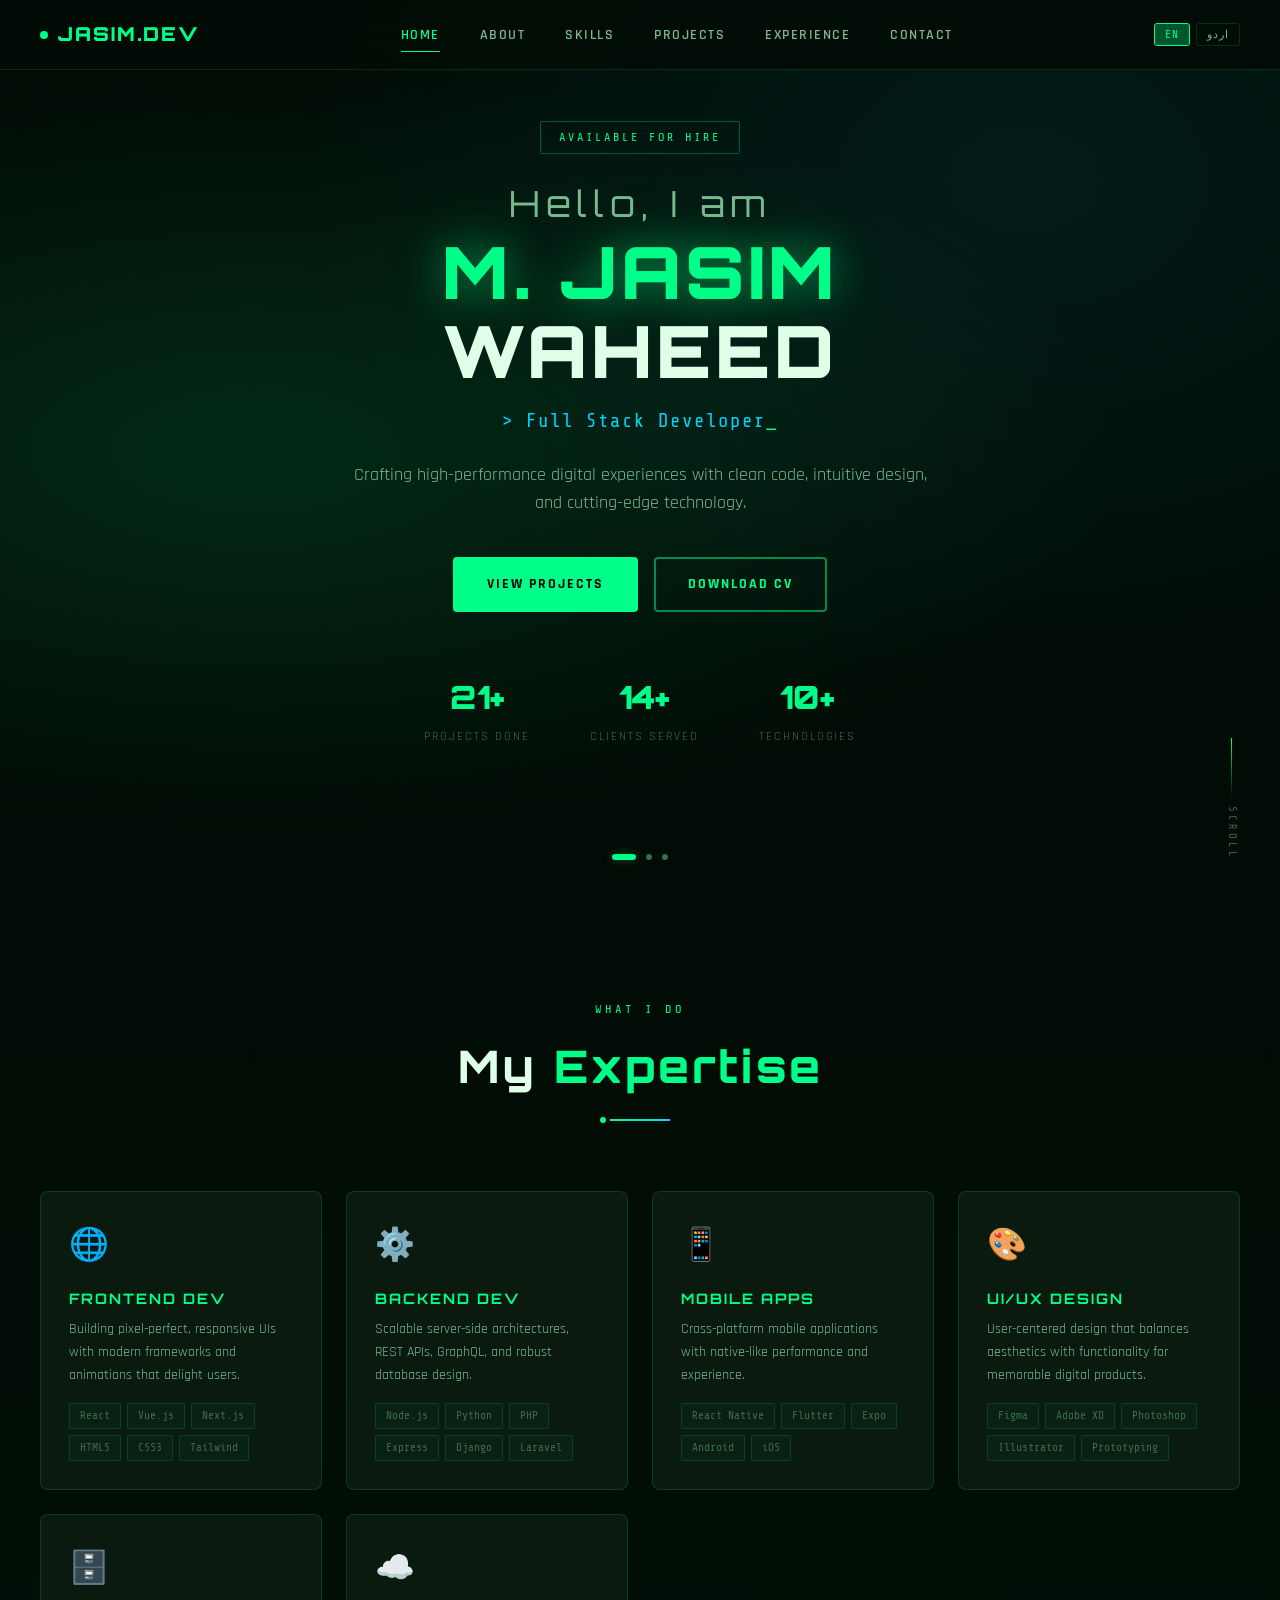
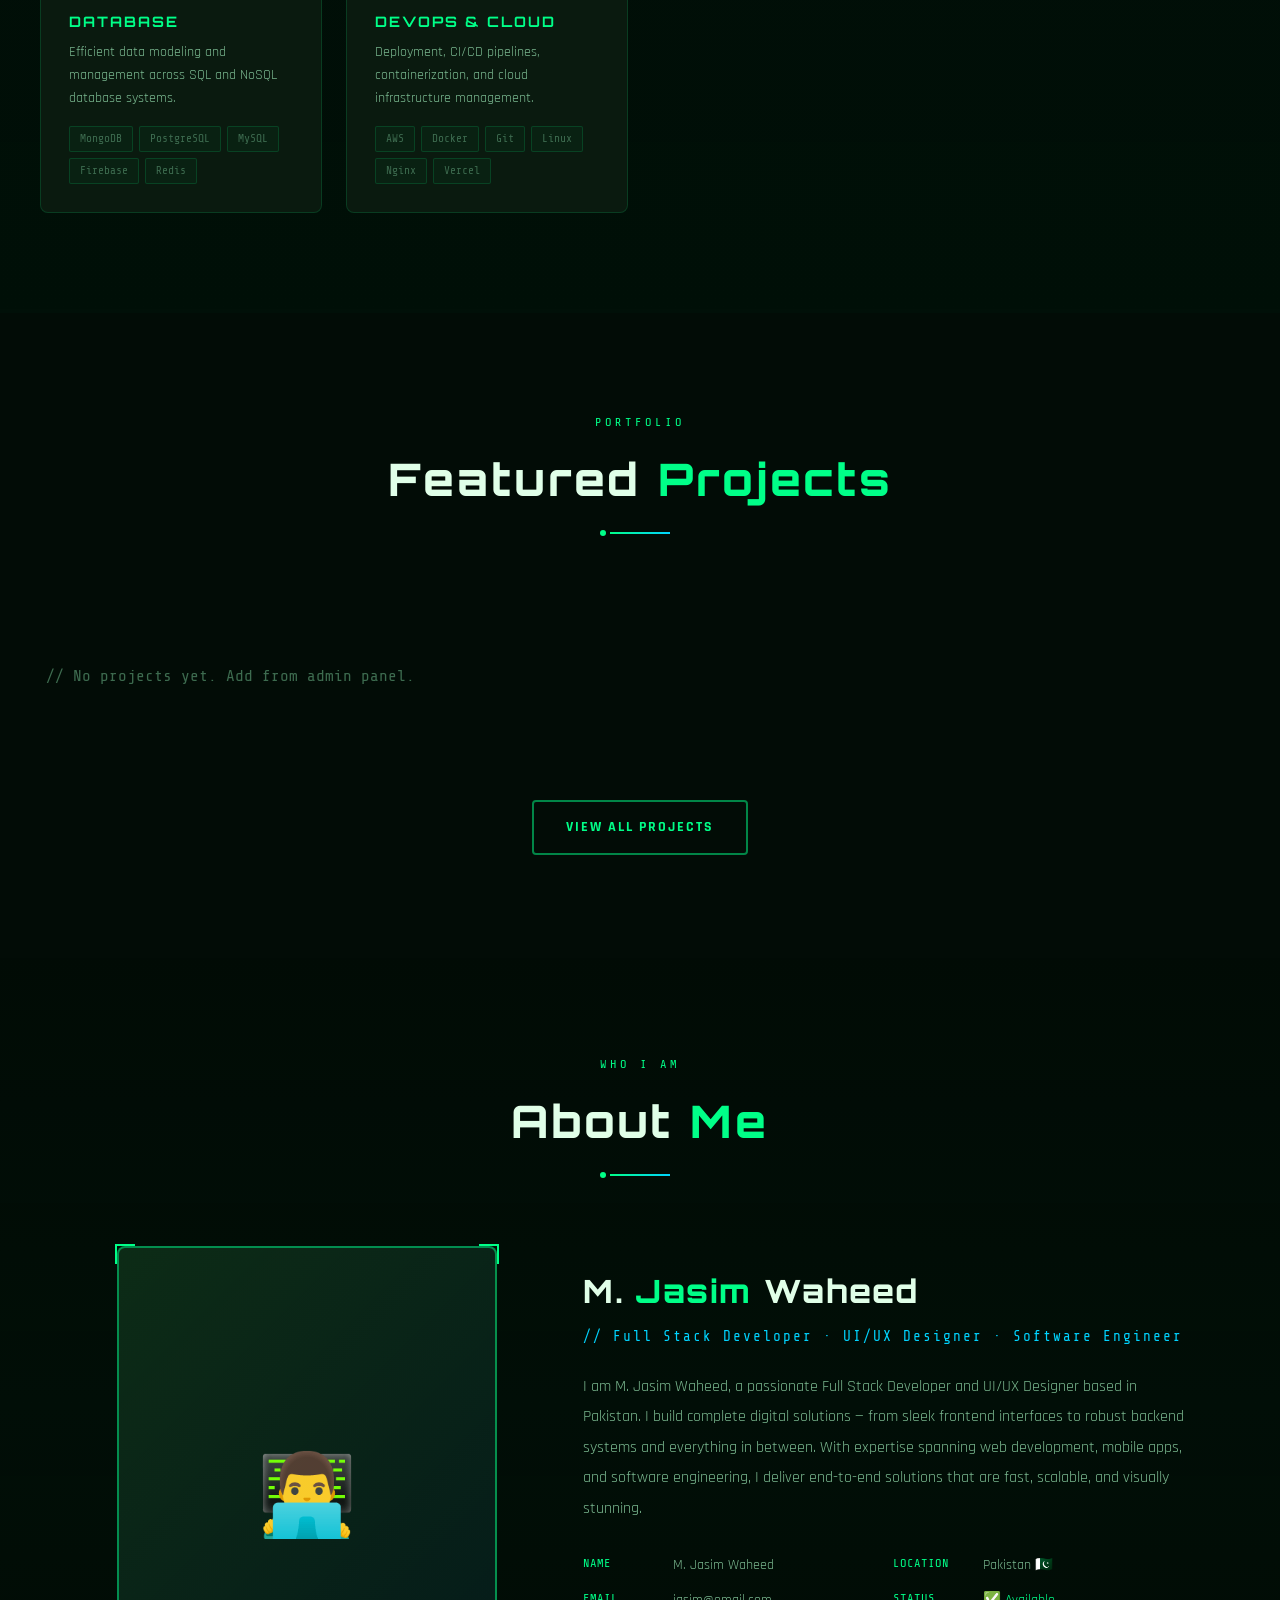
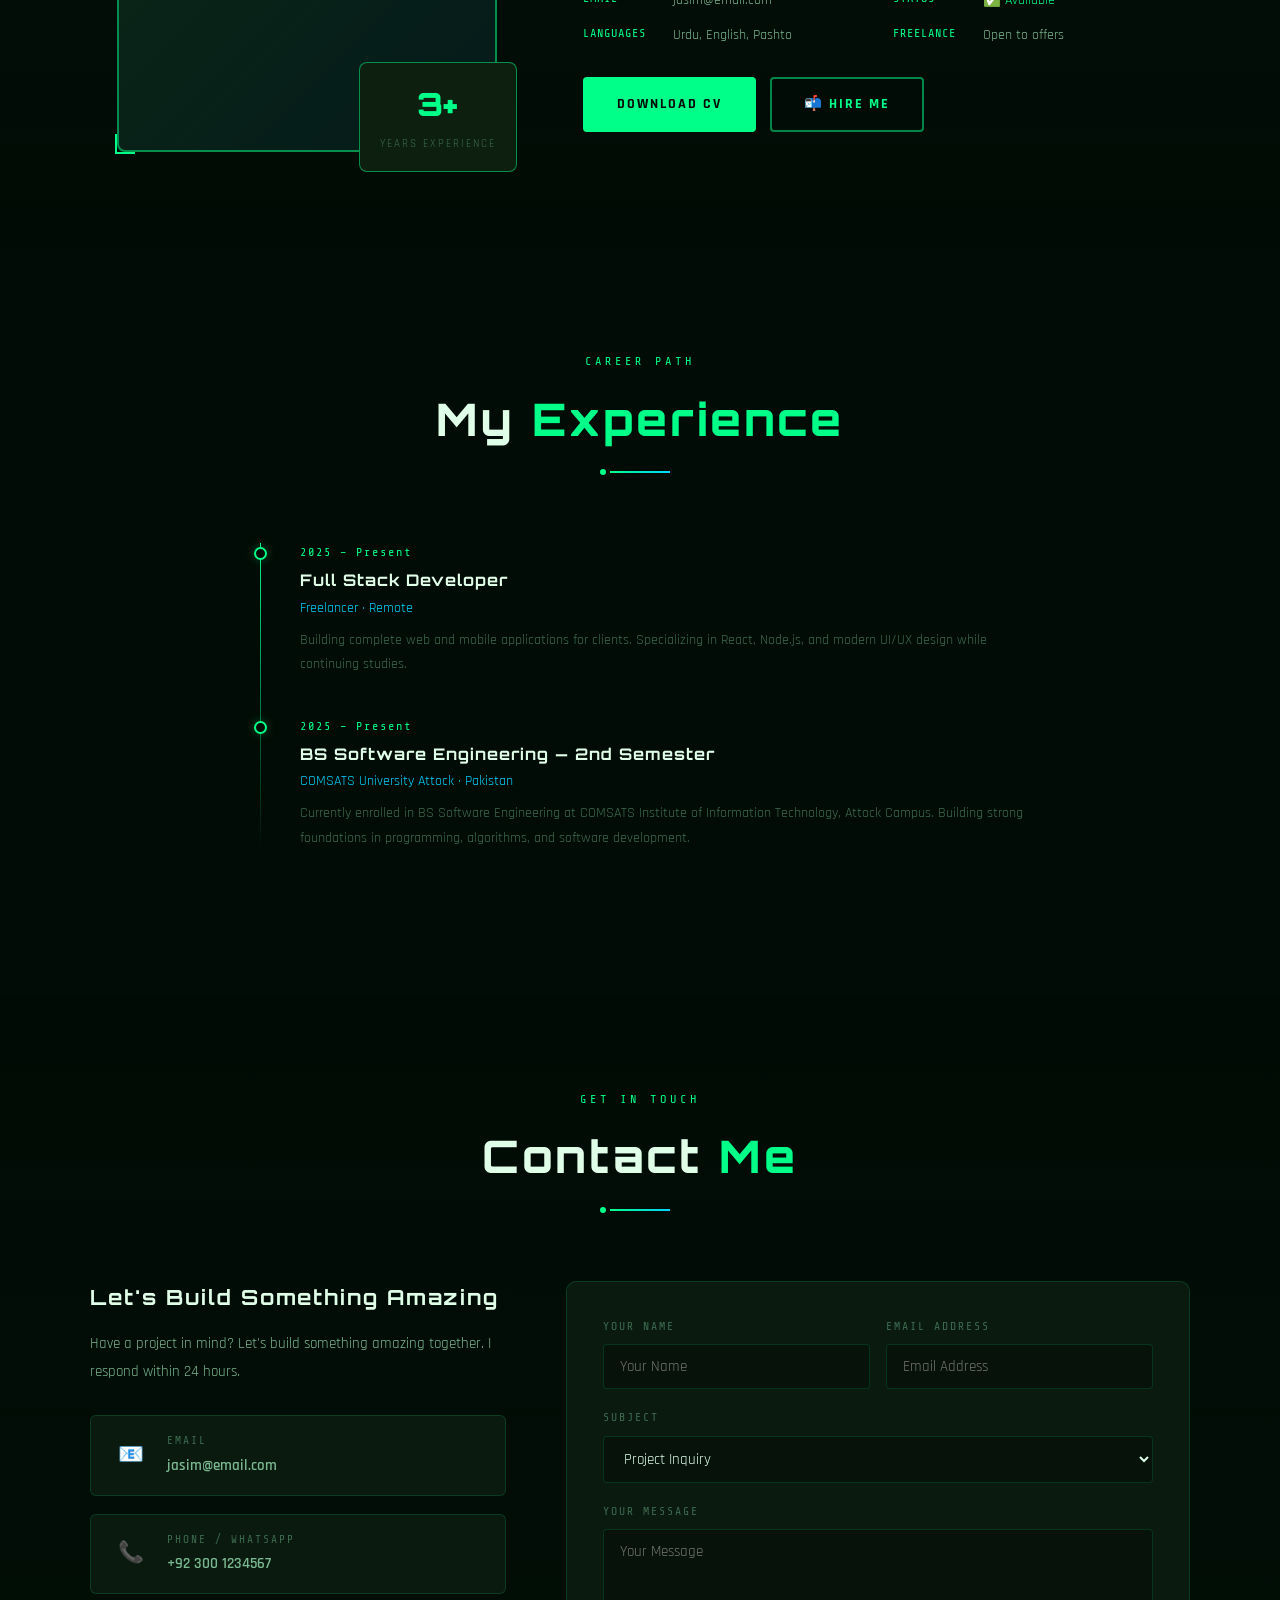
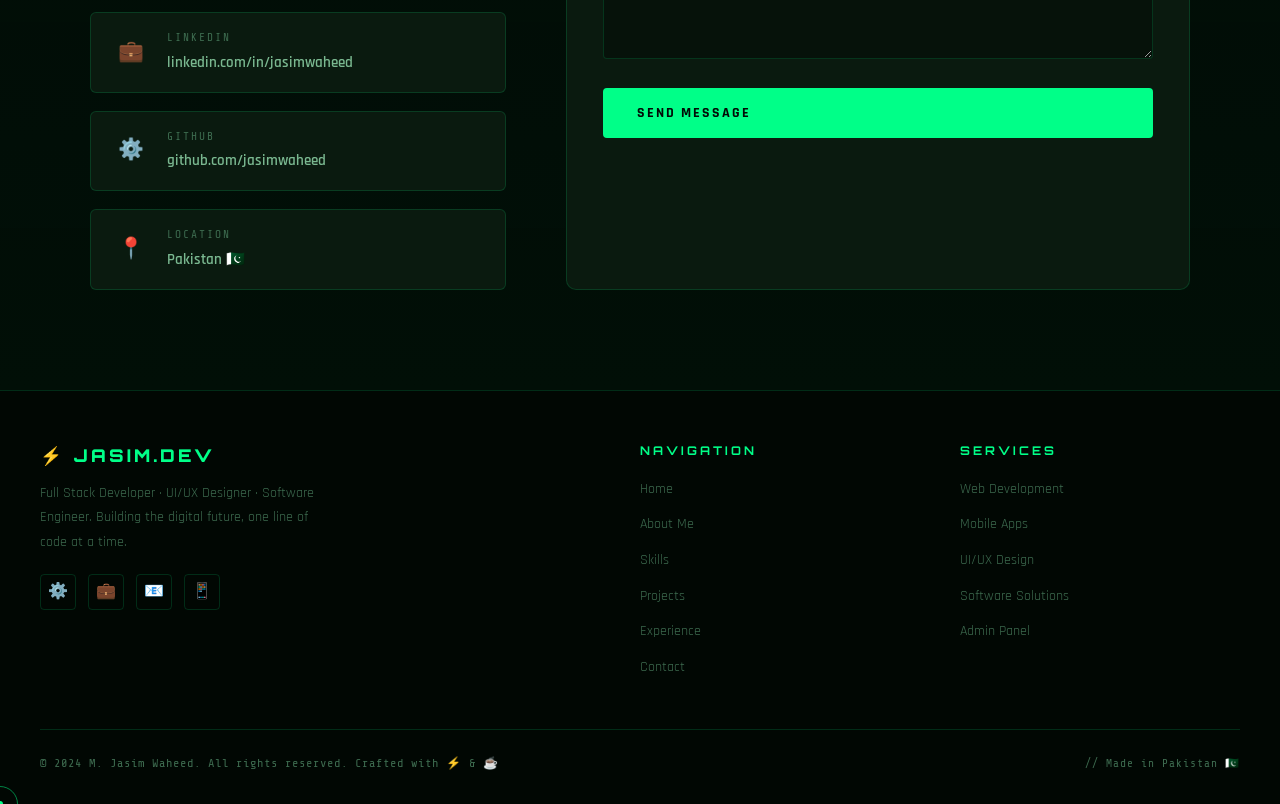
<file: index.html>
<!DOCTYPE html>
<html lang="en">
<head>
  <meta charset="UTF-8">
  <meta name="viewport" content="width=device-width, initial-scale=1.0">
  <meta name="description" content="M. Jasim Waheed - Full Stack Developer, UI/UX Designer & Software Engineer based in Pakistan.">
  <meta name="keywords" content="M. Jasim Waheed, Full Stack Developer, UI/UX Designer, Software Engineer, Pakistan, Web Developer">
  <meta name="author" content="M. Jasim Waheed">
  <meta property="og:title" content="M. Jasim Waheed | Full Stack Developer">
  <meta property="og:description" content="Full Stack Developer · UI/UX Designer · Software Engineer">
  <meta property="og:type" content="website">
  <title>M. Jasim Waheed | Full Stack Developer & UI/UX Designer</title>
  <link rel="icon" type="image/svg+xml" href="data:image/svg+xml,<svg xmlns='http://www.w3.org/2000/svg' viewBox='0 0 100 100'><text y='.9em' font-size='90'>⚡</text></svg>">
  <link rel="stylesheet" href="style.css">
</head>
<body>

<!-- PAGE LOADER -->
<div class="page-loader" id="pageLoader">
  <div class="loader-text">JASIM.DEV</div>
  <div class="loader-bar"><div class="loader-fill"></div></div>
  <div style="font-family:'Share Tech Mono',monospace;font-size:0.72rem;color:#3d6b4f;letter-spacing:3px;">LOADING PORTFOLIO...</div>
</div>

<!-- NAVBAR -->
<nav class="navbar" id="navbar">
  <a href="#home" class="nav-logo">
    <span></span>
    JASIM.DEV
  </a>

  <ul class="nav-links" id="navLinks">
    <li><a href="#home" class="active" data-i18n="nav_home">Home</a></li>
    <li><a href="#about" data-i18n="nav_about">About</a></li>
    <li><a href="#skills" data-i18n="nav_skills">Skills</a></li>
    <li><a href="#projects" data-i18n="nav_projects">Projects</a></li>
    <li><a href="#experience" data-i18n="nav_experience">Experience</a></li>
    <li><a href="#contact" data-i18n="nav_contact">Contact</a></li>
  </ul>

  <div style="display:flex;align-items:center;gap:16px;">
    <div class="lang-toggle">
      <button class="lang-btn active" data-lang="en">EN</button>
      <button class="lang-btn" data-lang="ur">اردو</button>
    </div>
    <div class="hamburger" id="hamburger">
      <span></span><span></span><span></span>
    </div>
  </div>
</nav>

<!-- ===== HERO SECTION ===== -->
<section class="hero" id="home">
  <!-- Slideshow Backgrounds -->
  <div class="hero-slides">
    <div class="hero-slide hero-slide-1 active"></div>
    <div class="hero-slide hero-slide-2"></div>
    <div class="hero-slide hero-slide-3"></div>
  </div>

  <!-- Floating particles effect -->
  <canvas id="particleCanvas" style="position:absolute;inset:0;z-index:1;pointer-events:none;"></canvas>

  <!-- Content -->
  <div class="hero-content">
    <div class="hero-badge" data-i18n="hero_badge">AVAILABLE FOR HIRE</div>

    <div class="hero-name">
      <span style="color:var(--text-dim);font-size:0.5em;display:block;font-weight:400;letter-spacing:6px;margin-bottom:8px;" data-i18n="hero_greeting">Hello, I am</span>
      <span class="highlight glow-text">M. JASIM</span><br>
      <span style="color:var(--text);">WAHEED</span>
    </div>

    <div class="hero-title">
      &gt; <span id="typewriter" style="color:var(--secondary);"></span><span style="animation:blink 1s infinite;color:var(--primary);">_</span>
    </div>

    <p class="hero-desc" data-i18n="hero_desc">
      Crafting high-performance digital experiences with clean code, intuitive design, and cutting-edge technology.
    </p>

    <div class="hero-btns">
      <a href="#projects" class="btn btn-primary" data-i18n="hero_btn1">View Projects</a>
      <a href="M.JASIM WAHEED.pdf" class="btn btn-outline" download data-i18n="hero_btn2">Download CV</a>
    </div>

    <div class="hero-stats">
      <div class="stat-item">
        <span class="stat-num" data-target="30" data-suffix="+">0+</span>
        <span class="stat-label" data-i18n="stat1_label">Projects Done</span>
      </div>
      <div class="stat-item">
        <span class="stat-num" data-target="20" data-suffix="+">0+</span>
        <span class="stat-label" data-i18n="stat2_label">Clients Served</span>
      </div>
      <div class="stat-item">
        <span class="stat-num" data-target="15" data-suffix="+">0+</span>
        <span class="stat-label" data-i18n="stat3_label">Technologies</span>
      </div>
    </div>
  </div>

  <!-- Slide dots -->
  <div class="slide-dots">
    <div class="slide-dot active"></div>
    <div class="slide-dot"></div>
    <div class="slide-dot"></div>
  </div>

  <!-- Scroll indicator -->
  <div class="scroll-indicator">
    <div class="scroll-line"></div>
    <span>SCROLL</span>
  </div>
</section>

<!-- ===== SKILLS SECTION ===== -->
<section id="skills" style="background:linear-gradient(180deg, var(--bg-dark) 0%, rgba(0,20,10,0.5) 100%);">
  <div class="section-header reveal">
    <span class="section-tag" data-i18n="skills_tag">WHAT I DO</span>
    <h2 class="section-title" data-i18n="skills_title">My <span>Expertise</span></h2>
    <div class="section-line"></div>
  </div>

  <div class="skills-grid">
    <div class="skill-card reveal">
      <span class="skill-icon">🌐</span>
      <div class="skill-name">FRONTEND DEV</div>
      <p class="skill-desc">Building pixel-perfect, responsive UIs with modern frameworks and animations that delight users.</p>
      <div class="skill-tags">
        <span class="tag">React</span><span class="tag">Vue.js</span><span class="tag">Next.js</span>
        <span class="tag">HTML5</span><span class="tag">CSS3</span><span class="tag">Tailwind</span>
      </div>
    </div>

    <div class="skill-card reveal">
      <span class="skill-icon">⚙️</span>
      <div class="skill-name">BACKEND DEV</div>
      <p class="skill-desc">Scalable server-side architectures, REST APIs, GraphQL, and robust database design.</p>
      <div class="skill-tags">
        <span class="tag">Node.js</span><span class="tag">Python</span><span class="tag">PHP</span>
        <span class="tag">Express</span><span class="tag">Django</span><span class="tag">Laravel</span>
      </div>
    </div>

    <div class="skill-card reveal">
      <span class="skill-icon">📱</span>
      <div class="skill-name">MOBILE APPS</div>
      <p class="skill-desc">Cross-platform mobile applications with native-like performance and experience.</p>
      <div class="skill-tags">
        <span class="tag">React Native</span><span class="tag">Flutter</span>
        <span class="tag">Expo</span><span class="tag">Android</span><span class="tag">iOS</span>
      </div>
    </div>

    <div class="skill-card reveal">
      <span class="skill-icon">🎨</span>
      <div class="skill-name">UI/UX DESIGN</div>
      <p class="skill-desc">User-centered design that balances aesthetics with functionality for memorable digital products.</p>
      <div class="skill-tags">
        <span class="tag">Figma</span><span class="tag">Adobe XD</span><span class="tag">Photoshop</span>
        <span class="tag">Illustrator</span><span class="tag">Prototyping</span>
      </div>
    </div>

    <div class="skill-card reveal">
      <span class="skill-icon">🗄️</span>
      <div class="skill-name">DATABASE</div>
      <p class="skill-desc">Efficient data modeling and management across SQL and NoSQL database systems.</p>
      <div class="skill-tags">
        <span class="tag">MongoDB</span><span class="tag">PostgreSQL</span><span class="tag">MySQL</span>
        <span class="tag">Firebase</span><span class="tag">Redis</span>
      </div>
    </div>

    <div class="skill-card reveal">
      <span class="skill-icon">☁️</span>
      <div class="skill-name">DEVOPS & CLOUD</div>
      <p class="skill-desc">Deployment, CI/CD pipelines, containerization, and cloud infrastructure management.</p>
      <div class="skill-tags">
        <span class="tag">AWS</span><span class="tag">Docker</span><span class="tag">Git</span>
        <span class="tag">Linux</span><span class="tag">Nginx</span><span class="tag">Vercel</span>
      </div>
    </div>
  </div>
</section>

<!-- ===== PROJECTS SECTION ===== -->
<section id="projects">
  <div class="section-header reveal">
    <span class="section-tag" data-i18n="projects_tag">PORTFOLIO</span>
    <h2 class="section-title" data-i18n="projects_title">Featured <span>Projects</span></h2>
    <div class="section-line"></div>
  </div>

  <div class="projects-grid" id="projectsGrid">
    <!-- Loaded from localStorage via JS -->
    <div style="grid-column:1/-1;text-align:center;padding:60px 20px;color:var(--text-muted);font-family:'Share Tech Mono',monospace;">
      // Loading projects...
    </div>
  </div>

  <div style="text-align:center;margin-top:50px;" class="reveal">
    <a href="projects.html" class="btn btn-outline" data-i18n="view_all">View All Projects</a>
  </div>
</section>

<!-- ===== ABOUT SECTION ===== -->
<section id="about" style="background:linear-gradient(180deg, transparent, rgba(0,20,10,0.3), transparent);">
  <div class="section-header reveal">
    <span class="section-tag" data-i18n="about_tag">WHO I AM</span>
    <h2 class="section-title" data-i18n="about_title">About <span>Me</span></h2>
    <div class="section-line"></div>
  </div>

  <div class="about-grid">
    <div class="about-img-wrap reveal">
      <div style="position:relative;max-width:380px;margin:0 auto;">
        <div class="about-img-frame">
          <!-- Replace with your actual photo: <img src="images/jasim.jpg" alt="M. Jasim Waheed" style="width:100%;height:100%;object-fit:cover;"> -->
          <span style="font-size:5rem;">👨‍💻</span>
        </div>
        <div class="about-corner about-corner-tl"></div>
        <div class="about-corner about-corner-tr"></div>
        <div class="about-corner about-corner-bl"></div>
        <div class="about-corner about-corner-br"></div>
        <div class="about-exp-badge">
          <span class="num">3+</span>
          <span class="lbl" data-i18n="about_exp">Years Experience</span>
        </div>
      </div>
    </div>

    <div class="about-info reveal">
      <h2>M. <span>Jasim</span> Waheed</h2>
      <div class="about-role">// Full Stack Developer · UI/UX Designer · Software Engineer</div>

      <p class="about-text" data-i18n="about_text">
        I am M. Jasim Waheed, a passionate Full Stack Developer and UI/UX Designer based in Pakistan. I build complete digital solutions — from sleek frontend interfaces to robust backend systems and everything in between. With expertise spanning web development, mobile apps, and software engineering, I deliver end-to-end solutions that are fast, scalable, and visually stunning.
      </p>

      <div class="about-details">
        <div class="about-detail-item">
          <span class="detail-key">Name</span>
          <span class="detail-val">M. Jasim Waheed</span>
        </div>
        <div class="about-detail-item">
          <span class="detail-key">Location</span>
          <span class="detail-val">Pakistan 🇵🇰</span>
        </div>
        <div class="about-detail-item">
          <span class="detail-key">Email</span>
          <span class="detail-val">jasim@email.com</span>
        </div>
        <div class="about-detail-item">
          <span class="detail-key">Status</span>
          <span class="detail-val" style="color:var(--primary);">✅ Available</span>
        </div>
        <div class="about-detail-item">
          <span class="detail-key">Languages</span>
          <span class="detail-val">Urdu, English, Pashto</span>
        </div>
        <div class="about-detail-item">
          <span class="detail-key">Freelance</span>
          <span class="detail-val">Open to offers</span>
        </div>
      </div>

      <div class="about-actions">
        <a href="M.JASIM WAHEED.pdf" class="btn btn-primary" download data-i18n="download_cv">📄 Download CV</a>
        <a href="#contact" class="btn btn-outline">📬 Hire Me</a>
      </div>
    </div>
  </div>
</section>

<!-- ===== EXPERIENCE SECTION ===== -->
<section id="experience">
  <div class="section-header reveal">
    <span class="section-tag" data-i18n="exp_tag">CAREER PATH</span>
    <h2 class="section-title" data-i18n="exp_title">My <span>Experience</span></h2>
    <div class="section-line"></div>
  </div>

  <div class="timeline" id="experienceTimeline">

    <div class="timeline-item reveal">
      <div class="timeline-dot"></div>
      <div class="timeline-year">2025 – Present</div>
      <div class="timeline-title">Full Stack Developer</div>
      <div class="timeline-org">Freelancer · Remote</div>
      <p class="timeline-desc">Building complete web and mobile applications for clients. Specializing in React, Node.js, and modern UI/UX design while continuing studies.</p>
    </div>

    <div class="timeline-item reveal">
      <div class="timeline-dot"></div>
      <div class="timeline-year">2025 – Present</div>
      <div class="timeline-title">BS Software Engineering — 2nd Semester</div>
      <div class="timeline-org">COMSATS University Attock · Pakistan</div>
      <p class="timeline-desc">Currently enrolled in BS Software Engineering at COMSATS Institute of Information Technology, Attock Campus. Building strong foundations in programming, algorithms, and software development.</p>
    </div>

  </div>
</section>
<!-- ===== CONTACT SECTION ===== -->
<section id="contact" style="background:linear-gradient(180deg, transparent, rgba(0,20,10,0.4));">
  <div class="section-header reveal">
    <span class="section-tag" data-i18n="contact_tag">GET IN TOUCH</span>
    <h2 class="section-title" data-i18n="contact_title">Contact <span>Me</span></h2>
    <div class="section-line"></div>
  </div>

  <div class="contact-wrap">
    <div class="contact-info reveal">
      <h3>Let's Build Something Amazing</h3>
      <p data-i18n="contact_desc">Have a project in mind? Let's build something amazing together. I respond within 24 hours.</p>

      <div class="contact-items">
        <a href="mailto:jasim@email.com" class="contact-item">
          <span class="contact-icon">📧</span>
          <div>
            <span class="contact-detail-label">Email</span>
            <span class="contact-detail-val">jasim@email.com</span>
          </div>
        </a>

        <a href="tel:+923001234567" class="contact-item">
          <span class="contact-icon">📞</span>
          <div>
            <span class="contact-detail-label">Phone / WhatsApp</span>
            <span class="contact-detail-val">+92 300 1234567</span>
          </div>
        </a>

        <a href="https://www.linkedin.com/in/jasim-waheed-3a93753a1/" target="_blank" class="contact-item">
          <span class="contact-icon">💼</span>
          <div>
            <span class="contact-detail-label">LinkedIn</span>
            <span class="contact-detail-val">linkedin.com/in/jasimwaheed</span>
          </div>
        </a>

        <a href="https://github.com/jasimwaheed" target="_blank" class="contact-item">
          <span class="contact-icon">⚙️</span>
          <div>
            <span class="contact-detail-label">GitHub</span>
            <span class="contact-detail-val">github.com/jasimwaheed</span>
          </div>
        </a>

        <div class="contact-item" style="text-decoration:none;">
          <span class="contact-icon">📍</span>
          <div>
            <span class="contact-detail-label">Location</span>
            <span class="contact-detail-val">Pakistan 🇵🇰</span>
          </div>
        </div>
      </div>
    </div>

    <div class="contact-form reveal">
      <form id="contactForm" novalidate>
        <div class="form-row">
          <div class="form-group">
            <label data-i18n="form_name">Your Name</label>
            <input type="text" name="name" placeholder="Muhammad Ali" required data-i18n-placeholder="form_name">
          </div>
          <div class="form-group">
            <label data-i18n="form_email">Email Address</label>
            <input type="email" name="email" placeholder="you@example.com" required data-i18n-placeholder="form_email">
          </div>
        </div>

        <div class="form-group">
          <label>Subject</label>
          <select name="subject">
            <option value="Project Inquiry">Project Inquiry</option>
            <option value="Freelance Work">Freelance Work</option>
            <option value="Job Opportunity">Job Opportunity</option>
            <option value="Collaboration">Collaboration</option>
            <option value="Other">Other</option>
          </select>
        </div>

        <div class="form-group">
          <label data-i18n="form_msg">Your Message</label>
          <textarea name="message" placeholder="Tell me about your project or idea..." required data-i18n-placeholder="form_msg"></textarea>
        </div>

        <button type="submit" class="btn btn-primary" style="width:100%;" data-i18n="form_send">Send Message</button>
      </form>
    </div>
  </div>
</section>

<!-- ===== FOOTER ===== -->
<footer class="footer">
  <div class="footer-inner">
    <div class="footer-brand">
      <span class="logo">⚡ JASIM.DEV</span>
      <p>Full Stack Developer · UI/UX Designer · Software Engineer. Building the digital future, one line of code at a time.</p>
      <div class="social-links" style="margin-top:20px;">
        <a href="https://github.com/jasimwaheed" class="social-link" target="_blank">⚙️</a>
        <a href="https://www.linkedin.com/in/jasim-waheed-3a93753a1/" class="social-link" target="_blank">💼</a>
        <a href="mailto:jasimkhan5917@gmail.com" class="social-link">📧</a>
        <a href="https://wa.me/923145216614" class="social-link" target="_blank">📱</a>
      </div>
    </div>

    <div class="footer-col">
      <h4>Navigation</h4>
      <ul>
        <li><a href="#home">Home</a></li>
        <li><a href="#about">About Me</a></li>
        <li><a href="#skills">Skills</a></li>
        <li><a href="#projects">Projects</a></li>
        <li><a href="#experience">Experience</a></li>
        <li><a href="#contact">Contact</a></li>
      </ul>
    </div>

    <div class="footer-col">
      <h4>Services</h4>
      <ul>
        <li><a href="#contact">Web Development</a></li>
        <li><a href="#contact">Mobile Apps</a></li>
        <li><a href="#contact">UI/UX Design</a></li>
        <li><a href="#contact">Software Solutions</a></li>
        <li><a href="admin.html">Admin Panel</a></li>
      </ul>
    </div>
  </div>

  <div class="footer-bottom">
    <p>© 2024 M. Jasim Waheed. All rights reserved. Crafted with ⚡ & ☕</p>
    <p style="font-family:'Share Tech Mono',monospace;font-size:0.7rem;color:var(--text-muted);">
      // Made in Pakistan 🇵🇰
    </p>
  </div>
</footer>

<div id="notification" class="notification"></div>

<script src="main.js"></script>

<!-- Particle effect -->
<script>
(function() {
  const canvas = document.getElementById('particleCanvas');
  if (!canvas) return;
  const ctx = canvas.getContext('2d');
  let W, H, particles = [];

  function resize() {
    W = canvas.width = canvas.offsetWidth;
    H = canvas.height = canvas.offsetHeight;
  }

  function createParticle() {
    return {
      x: Math.random() * W,
      y: Math.random() * H,
      vx: (Math.random() - 0.5) * 0.3,
      vy: -Math.random() * 0.5 - 0.1,
      size: Math.random() * 2 + 0.5,
      opacity: Math.random() * 0.4 + 0.1,
      life: 0,
      maxLife: Math.random() * 300 + 200
    };
  }

  for (let i = 0; i < 60; i++) particles.push(createParticle());

  function draw() {
    ctx.clearRect(0, 0, W, H);
    particles.forEach((p, i) => {
      p.x += p.vx; p.y += p.vy; p.life++;
      const alpha = p.life < 50 ? (p.life/50) * p.opacity : p.life > p.maxLife - 50 ? ((p.maxLife-p.life)/50) * p.opacity : p.opacity;
      ctx.beginPath();
      ctx.arc(p.x, p.y, p.size, 0, Math.PI * 2);
      ctx.fillStyle = `rgba(0,255,136,${alpha})`;
      ctx.fill();
      if (p.life >= p.maxLife || p.y < 0) particles[i] = createParticle();
    });
    requestAnimationFrame(draw);
  }

  resize();
  window.addEventListener('resize', resize);
  draw();
})();
</script>

</body>
</html>
</file>
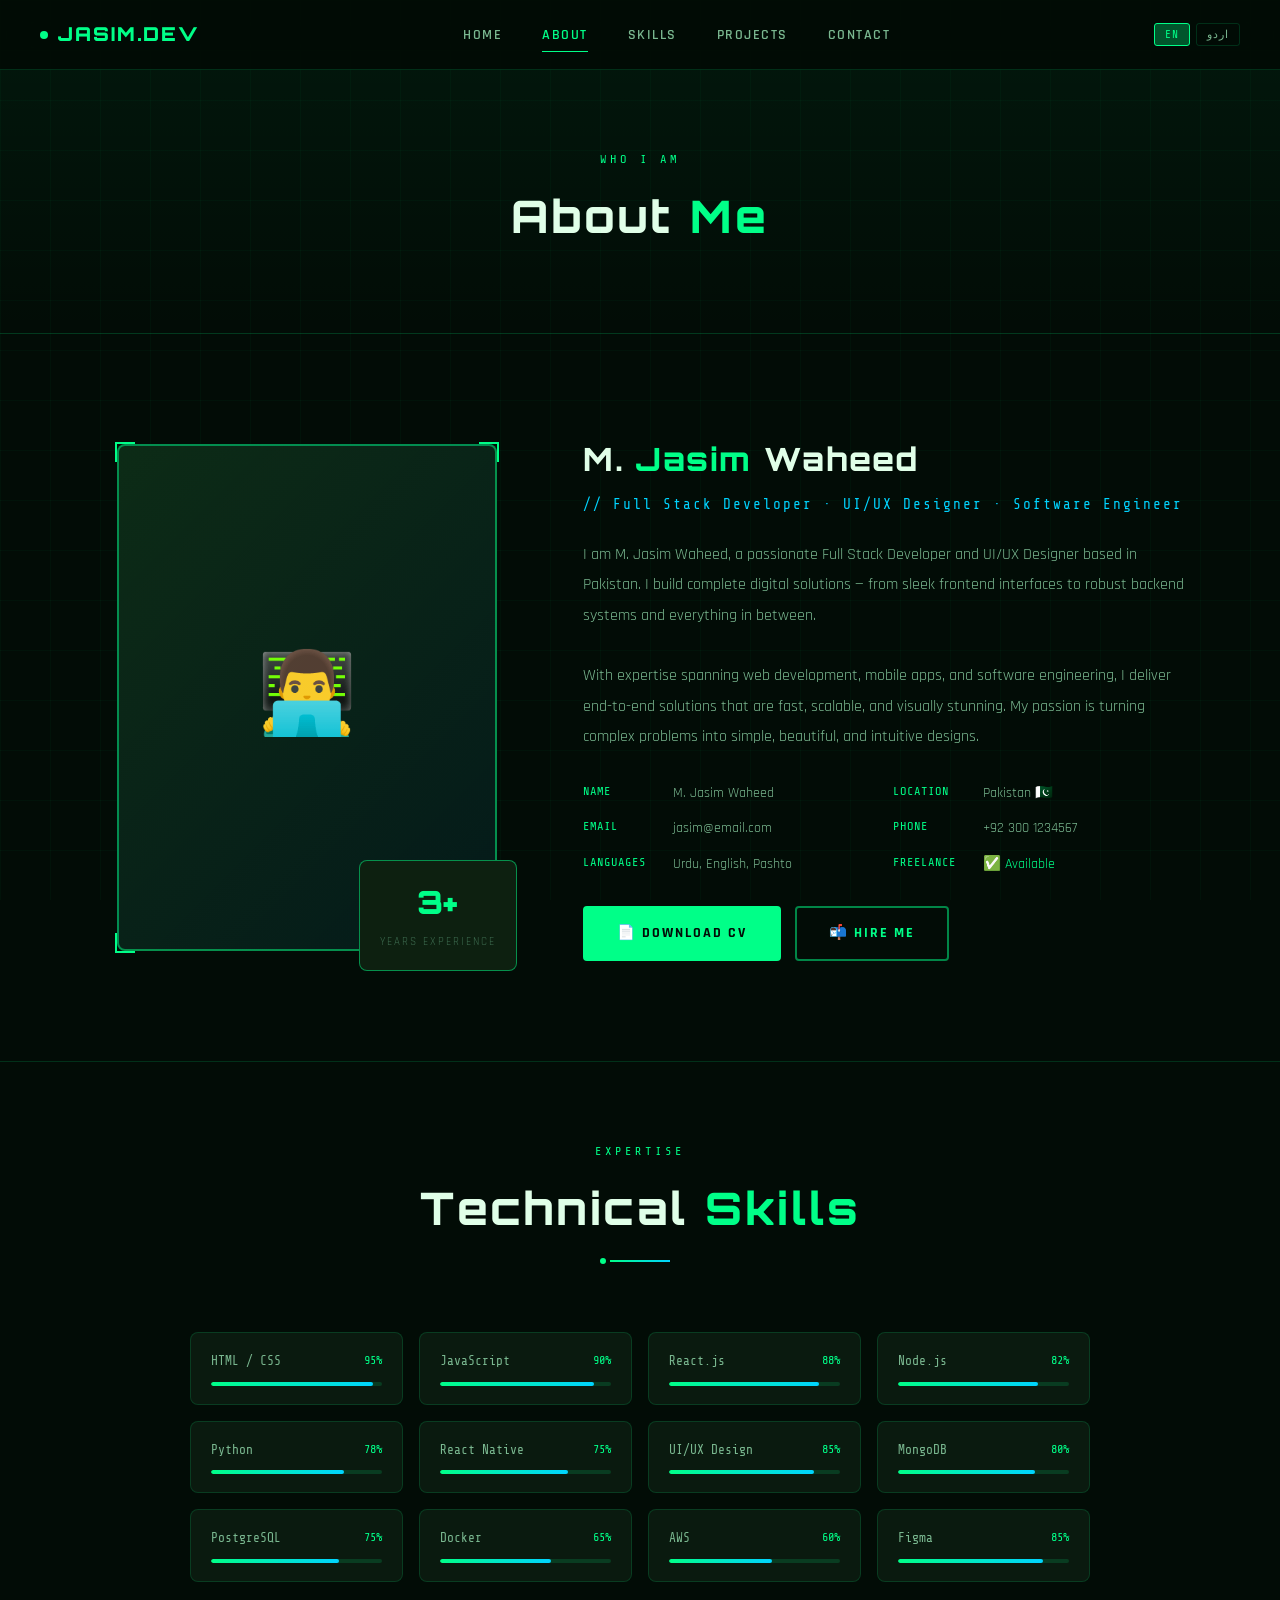
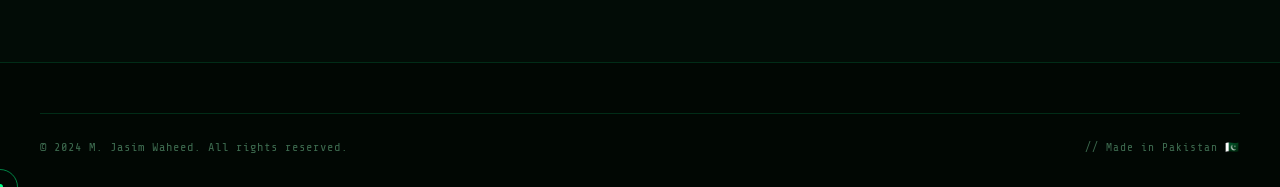
<file: about.html>
<!DOCTYPE html>
<html lang="en">
<head>
  <meta charset="UTF-8">
  <meta name="viewport" content="width=device-width, initial-scale=1.0">
  <title>About | M. Jasim Waheed</title>
  <link rel="icon" type="image/svg+xml" href="data:image/svg+xml,<svg xmlns='http://www.w3.org/2000/svg' viewBox='0 0 100 100'><text y='.9em' font-size='90'>⚡</text></svg>">
  <link rel="stylesheet" href="style.css">
</head>
<body>

<nav class="navbar scrolled" id="navbar">
  <a href="../index.html" class="nav-logo"><span></span>JASIM.DEV</a>
  <ul class="nav-links" id="navLinks">
    <li><a href="../index.html">Home</a></li>
    <li><a href="about.html" class="active">About</a></li>
    <li><a href="../index.html#skills">Skills</a></li>
    <li><a href="projects.html">Projects</a></li>
    <li><a href="contact.html">Contact</a></li>
  </ul>
  <div style="display:flex;align-items:center;gap:16px;">
    <div class="lang-toggle">
      <button class="lang-btn active" data-lang="en">EN</button>
      <button class="lang-btn" data-lang="ur">اردو</button>
    </div>
    <div class="hamburger" id="hamburger"><span></span><span></span><span></span></div>
  </div>
</nav>

<div style="padding-top:var(--nav-height);">

  <!-- HERO -->
  <div style="padding:80px 40px;text-align:center;border-bottom:1px solid var(--border);background:linear-gradient(180deg,rgba(0,255,136,0.04) 0%,transparent 100%);">
    <span class="section-tag">WHO I AM</span>
    <h1 class="section-title" style="margin:12px 0 0;">About <span>Me</span></h1>
  </div>

  <!-- ABOUT CONTENT -->
  <section id="about">
    <div class="about-grid">
      <div class="about-img-wrap reveal">
        <div style="position:relative;max-width:380px;margin:0 auto;">
          <div class="about-img-frame">
            <span style="font-size:5rem;">👨‍💻</span>
          </div>
          <div class="about-corner about-corner-tl"></div>
          <div class="about-corner about-corner-tr"></div>
          <div class="about-corner about-corner-bl"></div>
          <div class="about-corner about-corner-br"></div>
          <div class="about-exp-badge">
            <span class="num">3+</span>
            <span class="lbl">Years Experience</span>
          </div>
        </div>
      </div>

      <div class="about-info reveal">
        <h2>M. <span>Jasim</span> Waheed</h2>
        <div class="about-role">// Full Stack Developer · UI/UX Designer · Software Engineer</div>

        <p class="about-text">
          I am M. Jasim Waheed, a passionate Full Stack Developer and UI/UX Designer based in Pakistan. I build complete digital solutions — from sleek frontend interfaces to robust backend systems and everything in between.
        </p>
        <p class="about-text">
          With expertise spanning web development, mobile apps, and software engineering, I deliver end-to-end solutions that are fast, scalable, and visually stunning. My passion is turning complex problems into simple, beautiful, and intuitive designs.
        </p>

        <div class="about-details">
          <div class="about-detail-item">
            <span class="detail-key">Name</span>
            <span class="detail-val">M. Jasim Waheed</span>
          </div>
          <div class="about-detail-item">
            <span class="detail-key">Location</span>
            <span class="detail-val">Pakistan 🇵🇰</span>
          </div>
          <div class="about-detail-item">
            <span class="detail-key">Email</span>
            <span class="detail-val">jasim@email.com</span>
          </div>
          <div class="about-detail-item">
            <span class="detail-key">Phone</span>
            <span class="detail-val">+92 300 1234567</span>
          </div>
          <div class="about-detail-item">
            <span class="detail-key">Languages</span>
            <span class="detail-val">Urdu, English, Pashto</span>
          </div>
          <div class="about-detail-item">
            <span class="detail-key">Freelance</span>
            <span class="detail-val" style="color:var(--primary);">✅ Available</span>
          </div>
        </div>

        <div class="about-actions">
          <a href="M.JASIM WAHEED.pdf" class="btn btn-primary" download>📄 Download CV</a>
          <a href="contact.html" class="btn btn-outline">📬 Hire Me</a>
        </div>
      </div>
    </div>
  </section>

  <!-- SKILLS -->
  <section style="padding:80px 40px;border-top:1px solid var(--border);">
    <div class="section-header reveal">
      <span class="section-tag">EXPERTISE</span>
      <h2 class="section-title">Technical <span>Skills</span></h2>
      <div class="section-line"></div>
    </div>

    <div style="max-width:900px;margin:0 auto;">
      <div id="skills-grid" style="display:grid;grid-template-columns:repeat(auto-fit,minmax(200px,1fr));gap:16px;"></div>
    </div>
  </section>

</div>

<!-- Footer -->
<footer class="footer">
  <div class="footer-bottom" style="max-width:1200px;margin:0 auto;">
    <p>© 2024 M. Jasim Waheed. All rights reserved.</p>
    <p style="font-family:'Share Tech Mono',monospace;font-size:0.7rem;color:var(--text-muted);">// Made in Pakistan 🇵🇰</p>
  </div>
</footer>

<script src="main.js"></script>
<script>
  const skills = [
    {name:'HTML / CSS', level:95},
    {name:'JavaScript', level:90},
    {name:'React.js', level:88},
    {name:'Node.js', level:82},
    {name:'Python', level:78},
    {name:'React Native', level:75},
    {name:'UI/UX Design', level:85},
    {name:'MongoDB', level:80},
    {name:'PostgreSQL', level:75},
    {name:'Docker', level:65},
    {name:'AWS', level:60},
    {name:'Figma', level:85},
  ];

  const grid = document.getElementById('skills-grid');
  grid.innerHTML = skills.map(s => `
    <div class="skill-card reveal" style="padding:18px 20px;">
      <div style="display:flex;justify-content:space-between;margin-bottom:10px;">
        <span style="font-family:var(--font-mono);font-size:0.8rem;color:var(--text-dim);">${s.name}</span>
        <span style="font-family:var(--font-mono);font-size:0.75rem;color:var(--primary);">${s.level}%</span>
      </div>
      <div style="height:4px;background:var(--border);border-radius:2px;overflow:hidden;">
        <div style="height:100%;width:${s.level}%;background:linear-gradient(90deg,var(--primary),var(--secondary));border-radius:2px;transition:width 1s ease;"></div>
      </div>
    </div>
  `).join('');
</script>
</body>
</html>
</file>
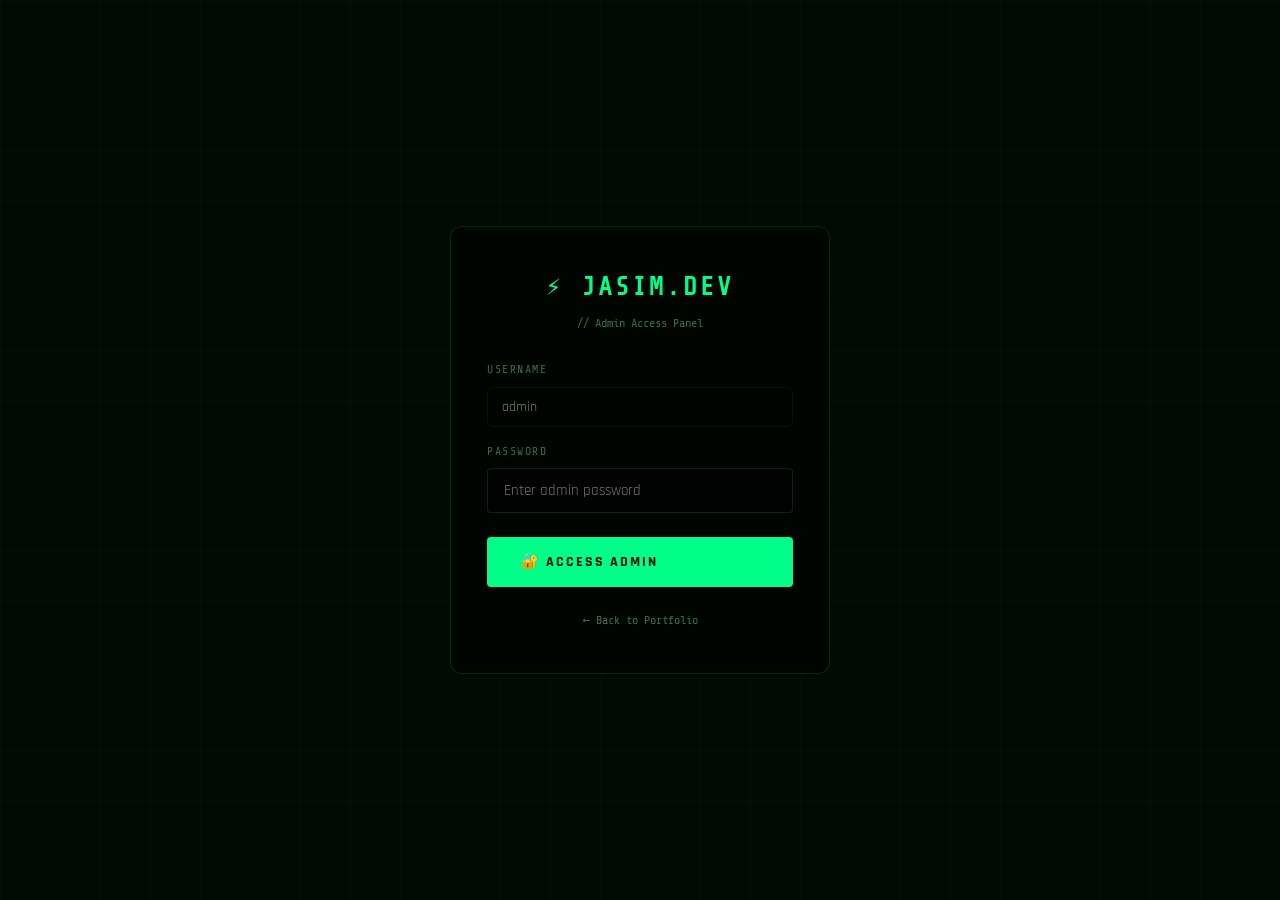
<file: admin.html>
<!DOCTYPE html>
<html lang="en">
<head>
  <meta charset="UTF-8">
  <meta name="viewport" content="width=device-width, initial-scale=1.0">
  <title>Admin Panel | M. Jasim Waheed Portfolio</title>
  <link rel="icon" type="image/svg+xml" href="data:image/svg+xml,<svg xmlns='http://www.w3.org/2000/svg' viewBox='0 0 100 100'><text y='.9em' font-size='90'>🔐</text></svg>">
  <link rel="stylesheet" href="style.css">
  <link rel="stylesheet" href="admin.css">
  <!-- Block search engine indexing of admin panel -->
  <meta name="robots" content="noindex, nofollow">
</head>
<body class="admin-body">

<div id="adminApp">
  <!-- Rendered by admin.js -->
  <div style="min-height:100vh;display:flex;align-items:center;justify-content:center;color:var(--primary);font-family:'Share Tech Mono',monospace;">
    Initializing admin panel...
  </div>
</div>

<div id="adminNotif" class="notification"></div>

<script src="admin.js"></script>
</body>
</html>
</file>
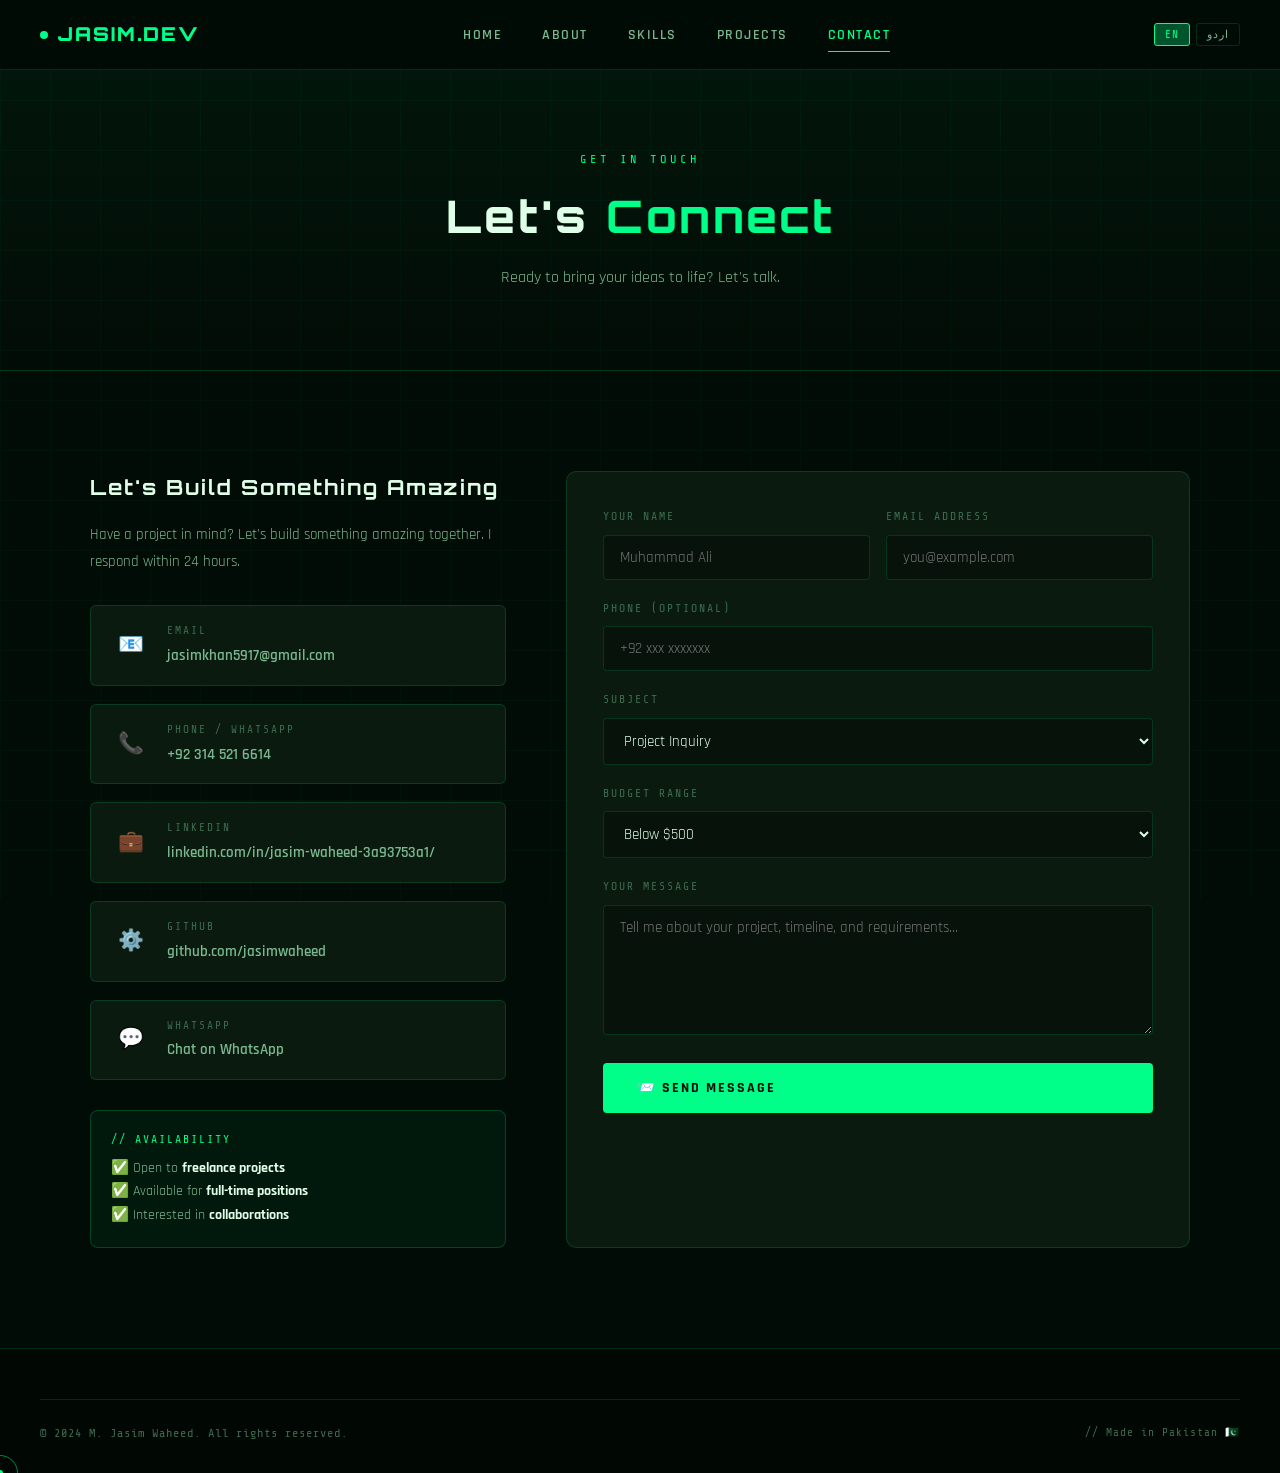
<file: contact.html>
<!DOCTYPE html>
<html lang="en">
<head>
  <meta charset="UTF-8">
  <meta name="viewport" content="width=device-width, initial-scale=1.0">
  <title>Contact | M. Jasim Waheed</title>
  <link rel="icon" type="image/svg+xml" href="data:image/svg+xml,<svg xmlns='http://www.w3.org/2000/svg' viewBox='0 0 100 100'><text y='.9em' font-size='90'>⚡</text></svg>">
  <link rel="stylesheet" href="style.css">
</head>
<body>

<nav class="navbar scrolled" id="navbar">
  <a href="../index.html" class="nav-logo"><span></span>JASIM.DEV</a>
  <ul class="nav-links" id="navLinks">
    <li><a href="../index.html">Home</a></li>
    <li><a href="about.html">About</a></li>
    <li><a href="../index.html#skills">Skills</a></li>
    <li><a href="projects.html">Projects</a></li>
    <li><a href="contact.html" class="active">Contact</a></li>
  </ul>
  <div style="display:flex;align-items:center;gap:16px;">
    <div class="lang-toggle">
      <button class="lang-btn active" data-lang="en">EN</button>
      <button class="lang-btn" data-lang="ur">اردو</button>
    </div>
    <div class="hamburger" id="hamburger"><span></span><span></span><span></span></div>
  </div>
</nav>

<div style="padding-top:var(--nav-height);">

  <div style="padding:80px 40px;text-align:center;border-bottom:1px solid var(--border);background:linear-gradient(180deg,rgba(0,255,136,0.04) 0%,transparent 100%);">
    <span class="section-tag">GET IN TOUCH</span>
    <h1 class="section-title" style="margin:12px 0;">Let's <span>Connect</span></h1>
    <p style="color:var(--text-dim);max-width:500px;margin:0 auto;">Ready to bring your ideas to life? Let's talk.</p>
  </div>

  <section id="contact">
    <div class="contact-wrap">
      <div class="contact-info reveal">
        <h3>Let's Build Something Amazing</h3>
        <p>Have a project in mind? Let's build something amazing together. I respond within 24 hours.</p>

        <div class="contact-items">
          <a href="mailto:jasimkhan5917@gmail.com" class="contact-item">
            <span class="contact-icon">📧</span>
            <div>
              <span class="contact-detail-label">Email</span>
              <span class="contact-detail-val">jasimkhan5917@gmail.com</span>
            </div>
          </a>

          <a href="tel:+923145216614" class="contact-item">
            <span class="contact-icon">📞</span>
            <div>
              <span class="contact-detail-label">Phone / WhatsApp</span>
              <span class="contact-detail-val">+92 314 521 6614</span>
            </div>
          </a>

          <a href="https://www.linkedin.com/in/jasim-waheed-3a93753a1/" target="_blank" class="contact-item">
            <span class="contact-icon">💼</span>
            <div>
              <span class="contact-detail-label">LinkedIn</span>
              <span class="contact-detail-val">linkedin.com/in/jasim-waheed-3a93753a1/</span>
            </div>
          </a>

          <a href="https://github.com/jasimwaheed" target="_blank" class="contact-item">
            <span class="contact-icon">⚙️</span>
            <div>
              <span class="contact-detail-label">GitHub</span>
              <span class="contact-detail-val">github.com/jasimwaheed</span>
            </div>
          </a>

          <a href="https://wa.me/923145216614" target="_blank" class="contact-item">
            <span class="contact-icon">💬</span>
            <div>
              <span class="contact-detail-label">WhatsApp</span>
              <span class="contact-detail-val">Chat on WhatsApp</span>
            </div>
          </a>
        </div>

        <!-- Availability -->
        <div style="margin-top:30px;padding:20px;background:rgba(0,255,136,0.05);border:1px solid rgba(0,255,136,0.2);border-radius:8px;">
          <div style="font-family:var(--font-mono);font-size:0.72rem;color:var(--primary);letter-spacing:2px;margin-bottom:8px;">// AVAILABILITY</div>
          <div style="color:var(--text-dim);font-size:0.9rem;">
            ✅ Open to <strong style="color:var(--text);">freelance projects</strong><br>
            ✅ Available for <strong style="color:var(--text);">full-time positions</strong><br>
            ✅ Interested in <strong style="color:var(--text);">collaborations</strong>
          </div>
        </div>
      </div>

      <div class="contact-form reveal">
        <form id="contactForm" novalidate>
          <div class="form-row">
            <div class="form-group">
              <label>Your Name</label>
              <input type="text" name="name" placeholder="Muhammad Ali" required>
            </div>
            <div class="form-group">
              <label>Email Address</label>
              <input type="email" name="email" placeholder="you@example.com" required>
            </div>
          </div>

          <div class="form-group">
            <label>Phone (Optional)</label>
            <input type="tel" name="phone" placeholder="+92 xxx xxxxxxx">
          </div>

          <div class="form-group">
            <label>Subject</label>
            <select name="subject">
              <option value="Project Inquiry">Project Inquiry</option>
              <option value="Freelance Work">Freelance Work</option>
              <option value="Job Opportunity">Job Opportunity</option>
              <option value="Collaboration">Collaboration</option>
              <option value="Consulting">Consulting</option>
              <option value="Other">Other</option>
            </select>
          </div>

          <div class="form-group">
            <label>Budget Range</label>
            <select name="budget">
              <option value="Below $500">Below $500</option>
              <option value="$500 - $1,000">$500 – $1,000</option>
              <option value="$1,000 - $5,000">$1,000 – $5,000</option>
              <option value="$5,000+">$5,000+</option>
              <option value="Let's discuss">Let's discuss</option>
            </select>
          </div>

          <div class="form-group">
            <label>Your Message</label>
            <textarea name="message" rows="5" placeholder="Tell me about your project, timeline, and requirements..." required></textarea>
          </div>

          <button type="submit" class="btn btn-primary" style="width:100%;">📨 Send Message</button>
        </form>
      </div>
    </div>
  </section>
</div>

<footer class="footer">
  <div class="footer-bottom" style="max-width:1200px;margin:0 auto;">
    <p>© 2024 M. Jasim Waheed. All rights reserved.</p>
    <p style="font-family:'Share Tech Mono',monospace;font-size:0.7rem;color:var(--text-muted);">// Made in Pakistan 🇵🇰</p>
  </div>
</footer>

<div id="notification" class="notification"></div>
<script src="main.js"></script>
</body>
</html>
</file>
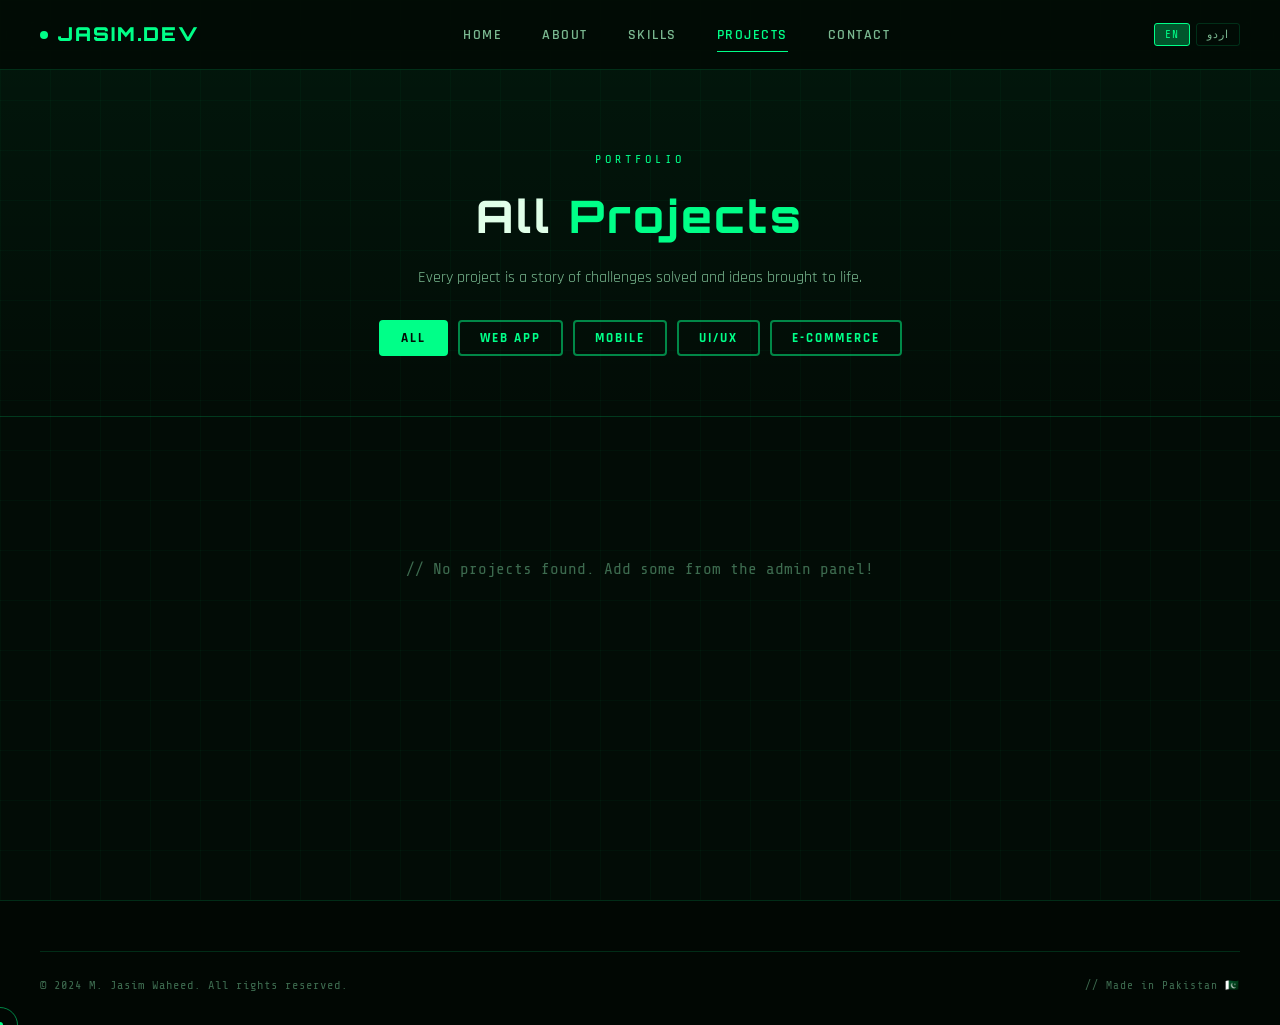
<file: projects.html>
<!DOCTYPE html>
<html lang="en">
<head>
  <meta charset="UTF-8">
  <meta name="viewport" content="width=device-width, initial-scale=1.0">
  <title>Projects | M. Jasim Waheed</title>
  <link rel="icon" type="image/svg+xml" href="data:image/svg+xml,<svg xmlns='http://www.w3.org/2000/svg' viewBox='0 0 100 100'><text y='.9em' font-size='90'>⚡</text></svg>">
  <link rel="stylesheet" href="style.css">
</head>
<body>

<nav class="navbar scrolled" id="navbar">
  <a href="../index.html" class="nav-logo"><span></span>JASIM.DEV</a>
  <ul class="nav-links" id="navLinks">
    <li><a href="../index.html">Home</a></li>
    <li><a href="../index.html#about">About</a></li>
    <li><a href="../index.html#skills">Skills</a></li>
    <li><a href="projects.html" class="active">Projects</a></li>
    <li><a href="../index.html#contact">Contact</a></li>
  </ul>
  <div style="display:flex;align-items:center;gap:16px;">
    <div class="lang-toggle">
      <button class="lang-btn active" data-lang="en">EN</button>
      <button class="lang-btn" data-lang="ur">اردو</button>
    </div>
    <div class="hamburger" id="hamburger"><span></span><span></span><span></span></div>
  </div>
</nav>

<div style="padding-top:var(--nav-height);min-height:100vh;">
  <!-- PAGE HEADER -->
  <div style="padding:80px 40px 60px;text-align:center;border-bottom:1px solid var(--border);background:linear-gradient(180deg,rgba(0,255,136,0.04) 0%,transparent 100%);">
    <span class="section-tag">PORTFOLIO</span>
    <h1 class="section-title" style="margin:12px 0;">All <span>Projects</span></h1>
    <p style="color:var(--text-dim);max-width:500px;margin:0 auto 30px;">Every project is a story of challenges solved and ideas brought to life.</p>

    <!-- Filters -->
    <div style="display:flex;gap:10px;justify-content:center;flex-wrap:wrap;" id="filterBtns">
      <button class="btn btn-primary filter-btn" data-filter="all" style="padding:8px 20px;font-size:0.8rem;">All</button>
      <button class="btn btn-outline filter-btn" data-filter="Web App" style="padding:8px 20px;font-size:0.8rem;">Web App</button>
      <button class="btn btn-outline filter-btn" data-filter="Mobile" style="padding:8px 20px;font-size:0.8rem;">Mobile</button>
      <button class="btn btn-outline filter-btn" data-filter="UI/UX" style="padding:8px 20px;font-size:0.8rem;">UI/UX</button>
      <button class="btn btn-outline filter-btn" data-filter="E-Commerce" style="padding:8px 20px;font-size:0.8rem;">E-Commerce</button>
    </div>
  </div>

  <!-- Projects Grid -->
  <div style="padding:60px 40px;">
    <div class="projects-grid" id="allProjectsGrid">
      <div style="grid-column:1/-1;text-align:center;padding:60px;color:var(--text-muted);font-family:'Share Tech Mono',monospace;">
        // Loading projects...
      </div>
    </div>
  </div>
</div>

<!-- Footer -->
<footer class="footer">
  <div class="footer-bottom" style="max-width:1200px;margin:0 auto;">
    <p>© 2024 M. Jasim Waheed. All rights reserved.</p>
    <p style="font-family:'Share Tech Mono',monospace;font-size:0.7rem;color:var(--text-muted);">// Made in Pakistan 🇵🇰</p>
  </div>
</footer>

<div id="notification" class="notification"></div>
<script src="main.js"></script>
<script>
document.addEventListener('DOMContentLoaded', () => {
  function renderAllProjects(filter = 'all') {
    const grid = document.getElementById('allProjectsGrid');
    let projects = JSON.parse(localStorage.getItem('portfolio_projects') || '[]');

    if (filter !== 'all') {
      projects = projects.filter(p => p.category.toLowerCase().includes(filter.toLowerCase()));
    }

    if (projects.length === 0) {
      grid.innerHTML = '<div style="grid-column:1/-1;text-align:center;padding:80px;color:var(--text-muted);font-family:\'Share Tech Mono\',monospace;">// No projects found. Add some from the admin panel!</div>';
      return;
    }

    grid.innerHTML = projects.map(p => `
      <div class="project-card reveal">
        ${p.imageUrl
          ? `<img src="${p.imageUrl}" alt="${p.title}" style="width:100%;height:180px;object-fit:cover;border-radius:8px 8px 0 0;" onerror="this.outerHTML='<div class=\'project-img-placeholder\'>${p.emoji || '🚀'}</div>'">`
          : `<div class="project-img-placeholder">${p.emoji || '🚀'}</div>`
        }
        <span class="project-status status-${p.status === 'Live' ? 'live' : 'dev'}">${p.status}</span>
        <div class="project-body">
          <div class="project-cat">${p.category}</div>
          <h3 class="project-title">${p.title}</h3>
          <p class="project-desc">${p.description}</p>
          <div class="project-tech">
            ${(p.tech||'').split(',').map(t => `<span class="tag">${t.trim()}</span>`).join('')}
          </div>
          <div class="project-links">
            ${p.liveUrl ? `<a href="${p.liveUrl}" class="proj-link" target="_blank">🌐 Live Demo</a>` : ''}
            ${p.githubUrl ? `<a href="${p.githubUrl}" class="proj-link" target="_blank">⚙️ GitHub</a>` : ''}
          </div>
        </div>
      </div>
    `).join('');

    document.querySelectorAll('.reveal').forEach(el => {
      setTimeout(() => el.classList.add('visible'), 100);
    });
  }

  renderAllProjects();

  document.querySelectorAll('.filter-btn').forEach(btn => {
    btn.addEventListener('click', () => {
      document.querySelectorAll('.filter-btn').forEach(b => {
        b.classList.remove('btn-primary');
        b.classList.add('btn-outline');
      });
      btn.classList.remove('btn-outline');
      btn.classList.add('btn-primary');
      renderAllProjects(btn.dataset.filter);
    });
  });
});
</script>
</body>
</html>
</file>
<file: style.css>
/* ============================================
   M.JASIM WAHEED - Portfolio CSS
   Theme: Tech & Futuristic (Dark/Green)
   ============================================ */

@import url('https://fonts.googleapis.com/css2?family=Orbitron:wght@400;500;600;700;800;900&family=Rajdhani:wght@300;400;500;600;700&family=Share+Tech+Mono&display=swap');

:root {
  --primary: #00ff88;
  --primary-dim: #00cc6a;
  --primary-glow: rgba(0, 255, 136, 0.3);
  --secondary: #00d4ff;
  --secondary-glow: rgba(0, 212, 255, 0.2);
  --bg-dark: #020c06;
  --bg-card: #0a1a0f;
  --bg-card2: #0d2010;
  --border: rgba(0, 255, 136, 0.15);
  --border-bright: rgba(0, 255, 136, 0.5);
  --text: #e0ffe8;
  --text-dim: #7ab890;
  --text-muted: #3d6b4f;
  --danger: #ff3366;
  --warning: #ffaa00;
  --nav-height: 70px;
  --font-display: 'Orbitron', monospace;
  --font-body: 'Rajdhani', sans-serif;
  --font-mono: 'Share Tech Mono', monospace;
}

*, *::before, *::after { box-sizing: border-box; margin: 0; padding: 0; }

html { scroll-behavior: smooth; }

body {
  background: var(--bg-dark);
  color: var(--text);
  font-family: var(--font-body);
  font-size: 16px;
  line-height: 1.6;
  overflow-x: hidden;
}

/* ---- SCROLLBAR ---- */
::-webkit-scrollbar { width: 6px; }
::-webkit-scrollbar-track { background: var(--bg-dark); }
::-webkit-scrollbar-thumb { background: var(--primary); border-radius: 3px; }

/* ---- SELECTION ---- */
::selection { background: var(--primary-glow); color: #fff; }

/* ---- GRID BG ---- */
body::before {
  content: '';
  position: fixed;
  inset: 0;
  background-image:
    linear-gradient(rgba(0,255,136,0.03) 1px, transparent 1px),
    linear-gradient(90deg, rgba(0,255,136,0.03) 1px, transparent 1px);
  background-size: 50px 50px;
  pointer-events: none;
  z-index: 0;
}

/* ============ NAVIGATION ============ */
.navbar {
  position: fixed;
  top: 0; left: 0; right: 0;
  height: var(--nav-height);
  background: rgba(2, 12, 6, 0.92);
  backdrop-filter: blur(20px);
  border-bottom: 1px solid var(--border);
  display: flex;
  align-items: center;
  justify-content: space-between;
  padding: 0 40px;
  z-index: 1000;
  transition: all 0.3s;
}

.navbar.scrolled {
  background: rgba(2, 12, 6, 0.98);
  border-bottom-color: var(--border-bright);
  box-shadow: 0 0 30px rgba(0,255,136,0.1);
}

.nav-logo {
  font-family: var(--font-display);
  font-size: 1.2rem;
  font-weight: 900;
  color: var(--primary);
  text-decoration: none;
  letter-spacing: 2px;
  display: flex;
  align-items: center;
  gap: 10px;
}

.nav-logo span {
  display: inline-block;
  width: 8px; height: 8px;
  background: var(--primary);
  border-radius: 50%;
  animation: blink 1.5s infinite;
}

@keyframes blink { 0%,100%{opacity:1} 50%{opacity:0} }

.nav-links {
  display: flex;
  align-items: center;
  gap: 8px;
  list-style: none;
}

.nav-links a {
  font-family: var(--font-body);
  font-weight: 600;
  font-size: 0.85rem;
  color: var(--text-dim);
  text-decoration: none;
  padding: 8px 16px;
  border-radius: 4px;
  letter-spacing: 1.5px;
  text-transform: uppercase;
  transition: all 0.3s;
  position: relative;
}

.nav-links a::after {
  content: '';
  position: absolute;
  bottom: 0; left: 50%; right: 50%;
  height: 1px;
  background: var(--primary);
  transition: all 0.3s;
}

.nav-links a:hover, .nav-links a.active {
  color: var(--primary);
}

.nav-links a:hover::after, .nav-links a.active::after {
  left: 16px; right: 16px;
}

.lang-toggle {
  display: flex;
  gap: 6px;
}

.lang-btn {
  font-family: var(--font-mono);
  font-size: 0.7rem;
  padding: 4px 10px;
  border: 1px solid var(--border);
  background: transparent;
  color: var(--text-dim);
  border-radius: 3px;
  cursor: pointer;
  transition: all 0.3s;
  letter-spacing: 1px;
}

.lang-btn.active, .lang-btn:hover {
  border-color: var(--primary);
  color: var(--primary);
  background: var(--primary-glow);
}

.hamburger {
  display: none;
  flex-direction: column;
  gap: 5px;
  cursor: pointer;
  padding: 5px;
}

.hamburger span {
  display: block;
  width: 24px; height: 2px;
  background: var(--primary);
  border-radius: 2px;
  transition: all 0.3s;
}

/* ============ HERO / SLIDESHOW ============ */
.hero {
  min-height: 100vh;
  position: relative;
  display: flex;
  align-items: center;
  justify-content: center;
  overflow: hidden;
  padding-top: var(--nav-height);
}

.hero-slides {
  position: absolute;
  inset: 0;
  z-index: 1;
}

.hero-slide {
  position: absolute;
  inset: 0;
  opacity: 0;
  transition: opacity 1.2s ease;
  background-size: cover;
  background-position: center;
}

.hero-slide.active { opacity: 1; }

.hero-slide-1 { background: radial-gradient(ellipse at 20% 50%, rgba(0,255,136,0.12) 0%, transparent 60%), radial-gradient(ellipse at 80% 20%, rgba(0,212,255,0.08) 0%, transparent 50%), var(--bg-dark); }
.hero-slide-2 { background: radial-gradient(ellipse at 70% 60%, rgba(0,255,136,0.1) 0%, transparent 60%), radial-gradient(ellipse at 30% 30%, rgba(0,212,255,0.1) 0%, transparent 50%), #020a0d; }
.hero-slide-3 { background: radial-gradient(ellipse at 50% 80%, rgba(0,255,136,0.15) 0%, transparent 60%), linear-gradient(135deg, #020c06 0%, #041a0a 100%); }

.hero-content {
  position: relative;
  z-index: 2;
  text-align: center;
  padding: 40px 20px;
  max-width: 900px;
}

.hero-badge {
  display: inline-block;
  font-family: var(--font-mono);
  font-size: 0.75rem;
  color: var(--primary);
  border: 1px solid var(--primary-glow);
  padding: 6px 18px;
  border-radius: 2px;
  margin-bottom: 30px;
  letter-spacing: 3px;
  animation: fadeInDown 0.8s 0.2s both;
}

.hero-name {
  font-family: var(--font-display);
  font-size: clamp(2.2rem, 6vw, 4.5rem);
  font-weight: 900;
  letter-spacing: 4px;
  line-height: 1.1;
  margin-bottom: 16px;
  animation: fadeInUp 0.8s 0.4s both;
}

.hero-name .highlight {
  color: var(--primary);
  text-shadow: 0 0 40px rgba(0,255,136,0.5), 0 0 80px rgba(0,255,136,0.2);
}

.hero-title {
  font-family: var(--font-mono);
  font-size: clamp(0.9rem, 2vw, 1.2rem);
  color: var(--secondary);
  margin-bottom: 24px;
  animation: fadeInUp 0.8s 0.6s both;
  letter-spacing: 2px;
}

.hero-desc {
  font-size: 1.1rem;
  color: var(--text-dim);
  max-width: 600px;
  margin: 0 auto 40px;
  animation: fadeInUp 0.8s 0.8s both;
}

.hero-btns {
  display: flex;
  gap: 16px;
  justify-content: center;
  flex-wrap: wrap;
  animation: fadeInUp 0.8s 1s both;
}

.btn {
  display: inline-flex;
  align-items: center;
  gap: 8px;
  padding: 14px 32px;
  font-family: var(--font-body);
  font-weight: 700;
  font-size: 0.9rem;
  letter-spacing: 2px;
  text-transform: uppercase;
  border-radius: 4px;
  cursor: pointer;
  text-decoration: none;
  transition: all 0.3s;
  position: relative;
  overflow: hidden;
}

.btn::before {
  content: '';
  position: absolute;
  inset: 0;
  background: rgba(255,255,255,0.05);
  transform: translateX(-100%);
  transition: transform 0.3s;
}

.btn:hover::before { transform: translateX(0); }

.btn-primary {
  background: var(--primary);
  color: var(--bg-dark);
  border: 2px solid var(--primary);
  font-weight: 800;
}

.btn-primary:hover {
  background: transparent;
  color: var(--primary);
  box-shadow: 0 0 30px var(--primary-glow);
}

.btn-outline {
  background: transparent;
  color: var(--primary);
  border: 2px solid var(--border-bright);
}

.btn-outline:hover {
  border-color: var(--primary);
  box-shadow: 0 0 20px var(--primary-glow);
}

.hero-stats {
  display: flex;
  justify-content: center;
  gap: 60px;
  margin-top: 60px;
  animation: fadeInUp 0.8s 1.2s both;
}

.stat-item { text-align: center; }

.stat-num {
  font-family: var(--font-display);
  font-size: 2rem;
  font-weight: 900;
  color: var(--primary);
  display: block;
}

.stat-label {
  font-size: 0.75rem;
  color: var(--text-muted);
  letter-spacing: 2px;
  text-transform: uppercase;
}

.slide-dots {
  position: absolute;
  bottom: 40px;
  left: 50%;
  transform: translateX(-50%);
  display: flex;
  gap: 10px;
  z-index: 3;
}

.slide-dot {
  width: 6px; height: 6px;
  border-radius: 50%;
  background: var(--text-muted);
  cursor: pointer;
  transition: all 0.3s;
}

.slide-dot.active {
  background: var(--primary);
  width: 24px;
  border-radius: 3px;
  box-shadow: 0 0 10px var(--primary-glow);
}

.scroll-indicator {
  position: absolute;
  bottom: 40px;
  right: 40px;
  display: flex;
  flex-direction: column;
  align-items: center;
  gap: 8px;
  z-index: 3;
}

.scroll-indicator span {
  font-family: var(--font-mono);
  font-size: 0.65rem;
  color: var(--text-muted);
  letter-spacing: 3px;
  writing-mode: vertical-rl;
}

.scroll-line {
  width: 1px; height: 60px;
  background: linear-gradient(to bottom, var(--primary), transparent);
  animation: scrollPulse 2s infinite;
}

@keyframes scrollPulse {
  0%,100% { opacity: 1; transform: scaleY(1); }
  50% { opacity: 0.3; transform: scaleY(0.7); }
}

/* ============ SECTIONS ============ */
section {
  padding: 100px 40px;
  position: relative;
  z-index: 1;
}

.section-header {
  text-align: center;
  margin-bottom: 70px;
}

.section-tag {
  font-family: var(--font-mono);
  font-size: 0.75rem;
  color: var(--primary);
  letter-spacing: 4px;
  text-transform: uppercase;
  margin-bottom: 12px;
  display: block;
}

.section-title {
  font-family: var(--font-display);
  font-size: clamp(1.8rem, 4vw, 2.8rem);
  font-weight: 800;
  letter-spacing: 3px;
  color: var(--text);
  margin-bottom: 16px;
}

.section-title span { color: var(--primary); }

.section-line {
  width: 60px; height: 2px;
  background: linear-gradient(90deg, var(--primary), var(--secondary));
  margin: 0 auto;
  position: relative;
}

.section-line::before {
  content: '';
  position: absolute;
  top: -2px; left: -10px;
  width: 6px; height: 6px;
  border-radius: 50%;
  background: var(--primary);
}

/* ============ SKILLS SECTION ============ */
.skills-grid {
  display: grid;
  grid-template-columns: repeat(auto-fit, minmax(280px, 1fr));
  gap: 24px;
  max-width: 1200px;
  margin: 0 auto;
}

.skill-card {
  background: var(--bg-card);
  border: 1px solid var(--border);
  border-radius: 8px;
  padding: 28px;
  transition: all 0.4s;
  position: relative;
  overflow: hidden;
}

.skill-card::before {
  content: '';
  position: absolute;
  top: 0; left: 0; right: 0;
  height: 2px;
  background: linear-gradient(90deg, var(--primary), var(--secondary));
  transform: scaleX(0);
  transition: transform 0.4s;
}

.skill-card:hover {
  border-color: var(--border-bright);
  transform: translateY(-4px);
  box-shadow: 0 20px 60px rgba(0,0,0,0.5), 0 0 30px rgba(0,255,136,0.08);
}

.skill-card:hover::before { transform: scaleX(1); }

.skill-icon {
  font-size: 2rem;
  margin-bottom: 16px;
  display: block;
}

.skill-name {
  font-family: var(--font-display);
  font-size: 0.9rem;
  font-weight: 700;
  letter-spacing: 2px;
  color: var(--primary);
  margin-bottom: 8px;
}

.skill-desc {
  font-size: 0.9rem;
  color: var(--text-dim);
  margin-bottom: 16px;
}

.skill-tags {
  display: flex;
  flex-wrap: wrap;
  gap: 6px;
}

.tag {
  font-family: var(--font-mono);
  font-size: 0.7rem;
  padding: 3px 10px;
  border: 1px solid var(--border);
  border-radius: 2px;
  color: var(--text-muted);
  background: rgba(0,255,136,0.03);
  transition: all 0.3s;
}

.skill-card:hover .tag {
  border-color: rgba(0,255,136,0.3);
  color: var(--text-dim);
}

/* ============ PROJECTS GRID ============ */
.projects-grid {
  display: grid;
  grid-template-columns: repeat(auto-fill, minmax(340px, 1fr));
  gap: 28px;
  max-width: 1200px;
  margin: 0 auto;
}

.project-card {
  background: var(--bg-card);
  border: 1px solid var(--border);
  border-radius: 10px;
  overflow: hidden;
  transition: all 0.4s;
  position: relative;
}

.project-card:hover {
  border-color: var(--border-bright);
  transform: translateY(-6px);
  box-shadow: 0 30px 80px rgba(0,0,0,0.6), 0 0 40px rgba(0,255,136,0.1);
}

.project-img {
  width: 100%;
  height: 200px;
  object-fit: cover;
  display: block;
  background: linear-gradient(135deg, #0d2010, #041a1a);
  position: relative;
}

.project-img-placeholder {
  width: 100%;
  height: 200px;
  display: flex;
  align-items: center;
  justify-content: center;
  font-size: 3rem;
  background: linear-gradient(135deg, #0d2010, #041a1a);
  border-bottom: 1px solid var(--border);
}

.project-body { padding: 24px; }

.project-cat {
  font-family: var(--font-mono);
  font-size: 0.7rem;
  color: var(--secondary);
  letter-spacing: 3px;
  text-transform: uppercase;
  margin-bottom: 10px;
}

.project-title {
  font-family: var(--font-display);
  font-size: 1rem;
  font-weight: 700;
  letter-spacing: 1px;
  color: var(--text);
  margin-bottom: 10px;
}

.project-desc {
  font-size: 0.9rem;
  color: var(--text-dim);
  margin-bottom: 18px;
  line-height: 1.7;
}

.project-tech {
  display: flex;
  flex-wrap: wrap;
  gap: 6px;
  margin-bottom: 20px;
}

.project-links {
  display: flex;
  gap: 10px;
}

.proj-link {
  display: inline-flex;
  align-items: center;
  gap: 6px;
  padding: 8px 16px;
  font-family: var(--font-mono);
  font-size: 0.75rem;
  border-radius: 4px;
  text-decoration: none;
  transition: all 0.3s;
  border: 1px solid var(--border);
  color: var(--text-dim);
  letter-spacing: 1px;
}

.proj-link:hover {
  border-color: var(--primary);
  color: var(--primary);
  background: var(--primary-glow);
}

.project-status {
  position: absolute;
  top: 14px; right: 14px;
  font-family: var(--font-mono);
  font-size: 0.65rem;
  padding: 4px 10px;
  border-radius: 2px;
  letter-spacing: 2px;
  text-transform: uppercase;
}

.status-live { background: rgba(0,255,136,0.15); color: var(--primary); border: 1px solid rgba(0,255,136,0.3); }
.status-dev { background: rgba(255,170,0,0.15); color: var(--warning); border: 1px solid rgba(255,170,0,0.3); }

/* ============ ABOUT ============ */
.about-grid {
  display: grid;
  grid-template-columns: 1fr 1.4fr;
  gap: 60px;
  align-items: center;
  max-width: 1100px;
  margin: 0 auto;
}

.about-img-wrap {
  position: relative;
}

.about-img-frame {
  width: 100%;
  aspect-ratio: 3/4;
  max-width: 380px;
  margin: 0 auto;
  position: relative;
  border: 2px solid var(--border-bright);
  border-radius: 8px;
  overflow: hidden;
  background: linear-gradient(135deg, #0d2010, #041a1a);
  display: flex;
  align-items: center;
  justify-content: center;
  font-size: 5rem;
}

.about-img-frame::before {
  content: '';
  position: absolute;
  inset: 0;
  background: linear-gradient(135deg, rgba(0,255,136,0.05), transparent);
}

.about-corner {
  position: absolute;
  width: 20px; height: 20px;
}

.about-corner-tl { top: -2px; left: -2px; border-top: 2px solid var(--primary); border-left: 2px solid var(--primary); }
.about-corner-tr { top: -2px; right: -2px; border-top: 2px solid var(--primary); border-right: 2px solid var(--primary); }
.about-corner-bl { bottom: -2px; left: -2px; border-bottom: 2px solid var(--primary); border-left: 2px solid var(--primary); }
.about-corner-br { bottom: -2px; right: -2px; border-bottom: 2px solid var(--primary); border-right: 2px solid var(--primary); }

.about-exp-badge {
  position: absolute;
  bottom: -20px; right: -20px;
  background: var(--bg-card2);
  border: 1px solid var(--border-bright);
  border-radius: 8px;
  padding: 16px 20px;
  text-align: center;
}

.about-exp-badge .num {
  font-family: var(--font-display);
  font-size: 2rem;
  font-weight: 900;
  color: var(--primary);
  display: block;
}

.about-exp-badge .lbl {
  font-size: 0.7rem;
  color: var(--text-muted);
  letter-spacing: 2px;
  text-transform: uppercase;
}

.about-info h2 {
  font-family: var(--font-display);
  font-size: clamp(1.4rem, 3vw, 2rem);
  font-weight: 800;
  letter-spacing: 2px;
  color: var(--text);
  margin-bottom: 8px;
}

.about-info h2 span { color: var(--primary); }

.about-role {
  font-family: var(--font-mono);
  color: var(--secondary);
  font-size: 0.9rem;
  letter-spacing: 2px;
  margin-bottom: 24px;
}

.about-text {
  color: var(--text-dim);
  font-size: 1rem;
  line-height: 1.9;
  margin-bottom: 30px;
}

.about-details {
  display: grid;
  grid-template-columns: 1fr 1fr;
  gap: 12px;
  margin-bottom: 30px;
}

.about-detail-item {
  display: flex;
  gap: 10px;
  align-items: flex-start;
}

.detail-key {
  font-family: var(--font-mono);
  font-size: 0.75rem;
  color: var(--primary);
  letter-spacing: 1px;
  min-width: 80px;
  text-transform: uppercase;
}

.detail-val {
  font-size: 0.9rem;
  color: var(--text-dim);
}

.about-actions { display: flex; gap: 14px; flex-wrap: wrap; }

/* ============ CONTACT ============ */
.contact-wrap {
  display: grid;
  grid-template-columns: 1fr 1.5fr;
  gap: 60px;
  max-width: 1100px;
  margin: 0 auto;
}

.contact-info h3 {
  font-family: var(--font-display);
  font-size: 1.3rem;
  font-weight: 700;
  letter-spacing: 2px;
  color: var(--text);
  margin-bottom: 16px;
}

.contact-info p {
  color: var(--text-dim);
  font-size: 0.95rem;
  line-height: 1.8;
  margin-bottom: 30px;
}

.contact-items { display: flex; flex-direction: column; gap: 18px; }

.contact-item {
  display: flex;
  align-items: center;
  gap: 16px;
  padding: 16px 20px;
  background: var(--bg-card);
  border: 1px solid var(--border);
  border-radius: 6px;
  transition: all 0.3s;
  text-decoration: none;
}

.contact-item:hover {
  border-color: var(--border-bright);
  transform: translateX(6px);
  box-shadow: -4px 0 0 var(--primary);
}

.contact-icon {
  font-size: 1.3rem;
  width: 40px;
  text-align: center;
}

.contact-detail-label {
  font-family: var(--font-mono);
  font-size: 0.7rem;
  color: var(--text-muted);
  letter-spacing: 2px;
  text-transform: uppercase;
  display: block;
  margin-bottom: 3px;
}

.contact-detail-val {
  color: var(--text-dim);
  font-size: 0.95rem;
  font-weight: 600;
}

.contact-form {
  background: var(--bg-card);
  border: 1px solid var(--border);
  border-radius: 10px;
  padding: 36px;
}

.form-row {
  display: grid;
  grid-template-columns: 1fr 1fr;
  gap: 16px;
}

.form-group { margin-bottom: 20px; }

.form-group label {
  display: block;
  font-family: var(--font-mono);
  font-size: 0.72rem;
  color: var(--text-muted);
  letter-spacing: 2px;
  text-transform: uppercase;
  margin-bottom: 8px;
}

.form-group input,
.form-group textarea,
.form-group select {
  width: 100%;
  background: rgba(0,0,0,0.3);
  border: 1px solid var(--border);
  border-radius: 4px;
  padding: 12px 16px;
  color: var(--text);
  font-family: var(--font-body);
  font-size: 0.95rem;
  outline: none;
  transition: all 0.3s;
}

.form-group input:focus,
.form-group textarea:focus,
.form-group select:focus {
  border-color: var(--primary);
  box-shadow: 0 0 0 3px rgba(0,255,136,0.08);
}

.form-group textarea { resize: vertical; min-height: 130px; }

.form-group select option { background: #0a1a0f; }

/* ============ FOOTER ============ */
.footer {
  background: rgba(0,0,0,0.4);
  border-top: 1px solid var(--border);
  padding: 50px 40px 30px;
  position: relative;
  z-index: 1;
}

.footer-inner {
  max-width: 1200px;
  margin: 0 auto;
  display: grid;
  grid-template-columns: 2fr 1fr 1fr;
  gap: 40px;
  margin-bottom: 40px;
}

.footer-brand .logo {
  font-family: var(--font-display);
  font-size: 1.1rem;
  font-weight: 900;
  color: var(--primary);
  letter-spacing: 3px;
  margin-bottom: 12px;
  display: block;
}

.footer-brand p {
  color: var(--text-muted);
  font-size: 0.9rem;
  line-height: 1.7;
  max-width: 280px;
}

.footer-col h4 {
  font-family: var(--font-display);
  font-size: 0.75rem;
  font-weight: 700;
  color: var(--primary);
  letter-spacing: 3px;
  text-transform: uppercase;
  margin-bottom: 16px;
}

.footer-col ul { list-style: none; }

.footer-col ul li {
  margin-bottom: 10px;
}

.footer-col ul li a {
  color: var(--text-muted);
  text-decoration: none;
  font-size: 0.9rem;
  transition: color 0.3s;
}

.footer-col ul li a:hover { color: var(--primary); }

.footer-bottom {
  border-top: 1px solid var(--border);
  padding-top: 24px;
  display: flex;
  justify-content: space-between;
  align-items: center;
  max-width: 1200px;
  margin: 0 auto;
}

.footer-bottom p {
  font-family: var(--font-mono);
  font-size: 0.75rem;
  color: var(--text-muted);
  letter-spacing: 1px;
}

.social-links {
  display: flex;
  gap: 12px;
}

.social-link {
  width: 36px; height: 36px;
  border: 1px solid var(--border);
  border-radius: 4px;
  display: flex;
  align-items: center;
  justify-content: center;
  color: var(--text-muted);
  text-decoration: none;
  font-size: 1rem;
  transition: all 0.3s;
}

.social-link:hover {
  border-color: var(--primary);
  color: var(--primary);
  background: var(--primary-glow);
  box-shadow: 0 0 15px rgba(0,255,136,0.2);
}

/* ============ ANIMATIONS ============ */
@keyframes fadeInDown {
  from { opacity: 0; transform: translateY(-20px); }
  to { opacity: 1; transform: translateY(0); }
}

@keyframes fadeInUp {
  from { opacity: 0; transform: translateY(30px); }
  to { opacity: 1; transform: translateY(0); }
}

@keyframes glowPulse {
  0%,100% { text-shadow: 0 0 20px rgba(0,255,136,0.5); }
  50% { text-shadow: 0 0 60px rgba(0,255,136,0.9), 0 0 100px rgba(0,255,136,0.4); }
}

.glow-text { animation: glowPulse 3s infinite; }

/* Reveal on scroll */
.reveal {
  opacity: 0;
  transform: translateY(40px);
  transition: opacity 0.7s ease, transform 0.7s ease;
}

.reveal.visible {
  opacity: 1;
  transform: translateY(0);
}

/* ============ NOTIFICATION ============ */
.notification {
  position: fixed;
  bottom: 30px; right: 30px;
  padding: 16px 24px;
  border-radius: 6px;
  font-family: var(--font-mono);
  font-size: 0.85rem;
  z-index: 9999;
  transform: translateX(150%);
  transition: transform 0.4s cubic-bezier(0.175, 0.885, 0.32, 1.275);
  display: flex;
  align-items: center;
  gap: 10px;
  max-width: 320px;
}

.notification.show { transform: translateX(0); }
.notification.success { background: #0d2010; border: 1px solid var(--primary); color: var(--primary); }
.notification.error { background: #1a0a10; border: 1px solid var(--danger); color: var(--danger); }

/* ============ LOADER ============ */
.page-loader {
  position: fixed;
  inset: 0;
  background: var(--bg-dark);
  z-index: 99999;
  display: flex;
  align-items: center;
  justify-content: center;
  flex-direction: column;
  gap: 20px;
  transition: opacity 0.5s, visibility 0.5s;
}

.page-loader.hidden {
  opacity: 0;
  visibility: hidden;
}

.loader-text {
  font-family: var(--font-display);
  font-size: 1.2rem;
  font-weight: 900;
  color: var(--primary);
  letter-spacing: 6px;
  animation: glowPulse 1s infinite;
}

.loader-bar {
  width: 200px; height: 2px;
  background: var(--border);
  border-radius: 1px;
  overflow: hidden;
}

.loader-fill {
  height: 100%;
  background: linear-gradient(90deg, var(--primary), var(--secondary));
  border-radius: 1px;
  animation: loadFill 1.5s ease forwards;
}

@keyframes loadFill {
  from { width: 0; }
  to { width: 100%; }
}

/* ============ RESPONSIVE ============ */
@media (max-width: 900px) {
  .about-grid,
  .contact-wrap { grid-template-columns: 1fr; }
  .footer-inner { grid-template-columns: 1fr 1fr; }
  section { padding: 80px 24px; }
  .hero-stats { gap: 30px; }
}

@media (max-width: 768px) {
  .navbar { padding: 0 20px; }
  .nav-links {
    display: none;
    position: fixed;
    top: var(--nav-height); left: 0; right: 0;
    background: rgba(2,12,6,0.98);
    padding: 24px;
    flex-direction: column;
    border-bottom: 1px solid var(--border);
  }
  .nav-links.open { display: flex; }
  .hamburger { display: flex; }
  .form-row { grid-template-columns: 1fr; }
  .footer-inner { grid-template-columns: 1fr; }
  .footer-bottom { flex-direction: column; gap: 16px; }
  .about-details { grid-template-columns: 1fr; }
  .projects-grid { grid-template-columns: 1fr; }
}

/* ============ CURSOR ============ */
.cursor-dot, .cursor-ring {
  position: fixed;
  pointer-events: none;
  border-radius: 50%;
  z-index: 99999;
  transition-property: transform, opacity;
}

.cursor-dot {
  width: 6px; height: 6px;
  background: var(--primary);
  transform: translate(-50%, -50%);
  transition-duration: 0s;
}

.cursor-ring {
  width: 36px; height: 36px;
  border: 1px solid rgba(0,255,136,0.5);
  transform: translate(-50%, -50%);
  transition-duration: 0.12s;
}

@media (pointer: coarse) {
  .cursor-dot, .cursor-ring { display: none; }
}

/* Timeline for experience */
.timeline { max-width: 800px; margin: 0 auto; position: relative; }

.timeline::before {
  content: '';
  position: absolute;
  left: 20px; top: 0; bottom: 0;
  width: 1px;
  background: linear-gradient(to bottom, var(--primary), transparent);
}

.timeline-item {
  padding-left: 60px;
  margin-bottom: 40px;
  position: relative;
}

.timeline-dot {
  position: absolute;
  left: 14px; top: 4px;
  width: 13px; height: 13px;
  border-radius: 50%;
  border: 2px solid var(--primary);
  background: var(--bg-dark);
  box-shadow: 0 0 10px var(--primary-glow);
}

.timeline-year {
  font-family: var(--font-mono);
  font-size: 0.75rem;
  color: var(--primary);
  letter-spacing: 2px;
  margin-bottom: 6px;
}

.timeline-title {
  font-family: var(--font-display);
  font-size: 1rem;
  font-weight: 700;
  color: var(--text);
  margin-bottom: 4px;
  letter-spacing: 1px;
}

.timeline-org {
  color: var(--secondary);
  font-size: 0.85rem;
  margin-bottom: 8px;
}

.timeline-desc {
  color: var(--text-muted);
  font-size: 0.9rem;
  line-height: 1.7;
}
</file>
<file: admin.css>
/* ============================================
   ADMIN PANEL CSS - M.JASIM WAHEED Portfolio
   ============================================ */

/* ---- ADMIN BODY ---- */
.admin-body {
  background: #010a04;
  min-height: 100vh;
  margin: 0;
  padding: 0;
}

/* ---- LAYOUT ---- */
.admin-layout {
  display: flex;
  min-height: 100vh;
}

/* ---- SIDEBAR ---- */
.admin-sidebar {
  width: 260px;
  min-height: 100vh;
  background: #020d06;
  border-right: 1px solid var(--border, rgba(0,255,136,0.12));
  display: flex;
  flex-direction: column;
  position: fixed;
  top: 0;
  left: 0;
  bottom: 0;
  z-index: 100;
  overflow-y: auto;
}

.sidebar-logo {
  padding: 28px 24px 20px;
  border-bottom: 1px solid var(--border, rgba(0,255,136,0.12));
}
.sidebar-logo h2 {
  font-family: 'Share Tech Mono', monospace;
  color: var(--primary, #00ff88);
  font-size: 1.2rem;
  margin: 0 0 4px;
  letter-spacing: 2px;
}
.sidebar-logo p {
  font-family: 'Share Tech Mono', monospace;
  font-size: 0.72rem;
  color: var(--text-muted, #4a5a4e);
  margin: 0;
}

.sidebar-nav {
  flex: 1;
  padding: 16px 0;
}

.sidebar-section {
  font-family: 'Share Tech Mono', monospace;
  font-size: 0.62rem;
  color: var(--text-muted, #4a5a4e);
  letter-spacing: 3px;
  padding: 16px 24px 6px;
}

.sidebar-link {
  display: flex;
  align-items: center;
  gap: 12px;
  width: 100%;
  padding: 11px 24px;
  background: none;
  border: none;
  color: var(--text-dim, #7a9a82);
  font-family: var(--font-body, sans-serif);
  font-size: 0.88rem;
  cursor: pointer;
  text-align: left;
  text-decoration: none;
  transition: all 0.2s;
  border-left: 3px solid transparent;
}
.sidebar-link:hover {
  background: rgba(0,255,136,0.05);
  color: var(--text, #e0ffe8);
  border-left-color: rgba(0,255,136,0.3);
}
.sidebar-link.active {
  background: rgba(0,255,136,0.08);
  color: var(--primary, #00ff88);
  border-left-color: var(--primary, #00ff88);
}
.sidebar-link .icon {
  font-size: 1rem;
  width: 20px;
  text-align: center;
}

.sidebar-bottom {
  padding: 20px 24px;
  border-top: 1px solid var(--border, rgba(0,255,136,0.12));
}

.admin-logout {
  width: 100%;
  padding: 10px;
  background: rgba(255,50,50,0.08);
  border: 1px solid rgba(255,50,50,0.2);
  border-radius: 6px;
  color: #ff6b6b;
  font-family: 'Share Tech Mono', monospace;
  font-size: 0.8rem;
  cursor: pointer;
  transition: all 0.2s;
  letter-spacing: 1px;
}
.admin-logout:hover {
  background: rgba(255,50,50,0.15);
  border-color: rgba(255,50,50,0.4);
}

/* ---- MAIN CONTENT ---- */
.admin-main {
  margin-left: 260px;
  flex: 1;
  padding: 0;
  min-height: 100vh;
  background: #010a04;
}

/* ---- PANELS ---- */
.admin-panel {
  display: none;
  padding: 32px 36px;
  animation: fadeIn 0.2s ease;
}
.admin-panel.active {
  display: block;
}

@keyframes fadeIn {
  from { opacity: 0; transform: translateY(8px); }
  to   { opacity: 1; transform: translateY(0); }
}

/* ---- ADMIN HEADER ---- */
.admin-header {
  display: flex;
  align-items: flex-start;
  justify-content: space-between;
  margin-bottom: 28px;
  gap: 16px;
  flex-wrap: wrap;
}
.admin-header h1 {
  font-family: 'Share Tech Mono', monospace;
  font-size: 1.5rem;
  color: var(--primary, #00ff88);
  letter-spacing: 3px;
  margin: 0 0 4px;
}
.admin-header p {
  font-family: 'Share Tech Mono', monospace;
  font-size: 0.75rem;
  color: var(--text-muted, #4a5a4e);
  margin: 0;
}

/* ---- STATS ROW ---- */
.stats-row {
  display: grid;
  grid-template-columns: repeat(auto-fit, minmax(160px, 1fr));
  gap: 16px;
  margin-bottom: 28px;
}

.stat-card {
  background: rgba(0,255,136,0.04);
  border: 1px solid var(--border, rgba(0,255,136,0.12));
  border-radius: 10px;
  padding: 20px;
  display: flex;
  flex-direction: column;
  align-items: center;
  text-align: center;
  transition: border-color 0.2s;
}
.stat-card:hover {
  border-color: rgba(0,255,136,0.3);
}
.stat-card-icon { font-size: 1.6rem; margin-bottom: 8px; }
.stat-card-num {
  font-family: 'Share Tech Mono', monospace;
  font-size: 2rem;
  color: var(--primary, #00ff88);
  font-weight: 700;
  line-height: 1;
}
.stat-card-label {
  font-size: 0.75rem;
  color: var(--text-muted, #4a5a4e);
  margin-top: 6px;
  font-family: 'Share Tech Mono', monospace;
  letter-spacing: 1px;
}

/* ---- PANEL CARD ---- */
.panel-card {
  background: rgba(0,0,0,0.25);
  border: 1px solid var(--border, rgba(0,255,136,0.12));
  border-radius: 10px;
  overflow: hidden;
  margin-bottom: 20px;
}
.panel-card-header {
  display: flex;
  align-items: center;
  justify-content: space-between;
  padding: 16px 20px;
  border-bottom: 1px solid var(--border, rgba(0,255,136,0.12));
}
.panel-card-header h3 {
  font-family: 'Share Tech Mono', monospace;
  font-size: 0.8rem;
  color: var(--primary, #00ff88);
  letter-spacing: 2px;
  margin: 0;
}
.panel-card-body {
  padding: 20px;
}

/* ---- DATA TABLE ---- */
.data-table {
  width: 100%;
  border-collapse: collapse;
  font-size: 0.88rem;
}
.data-table thead tr {
  border-bottom: 1px solid var(--border, rgba(0,255,136,0.12));
}
.data-table th {
  font-family: 'Share Tech Mono', monospace;
  font-size: 0.68rem;
  color: var(--text-muted, #4a5a4e);
  letter-spacing: 2px;
  padding: 12px 16px;
  text-align: left;
}
.data-table td {
  padding: 12px 16px;
  border-bottom: 1px solid rgba(0,255,136,0.05);
  color: var(--text-dim, #7a9a82);
  vertical-align: middle;
}
.data-table tbody tr:hover {
  background: rgba(0,255,136,0.03);
}
.data-table tbody tr:last-child td {
  border-bottom: none;
}

/* ---- TABLE ACTIONS ---- */
.table-actions {
  display: flex;
  gap: 8px;
}
.btn-sm {
  padding: 5px 12px;
  border-radius: 4px;
  font-size: 0.75rem;
  cursor: pointer;
  border: 1px solid transparent;
  font-family: var(--font-body, sans-serif);
  transition: all 0.2s;
}
.btn-edit {
  background: rgba(0,200,255,0.08);
  border-color: rgba(0,200,255,0.25);
  color: #00c8ff;
}
.btn-edit:hover {
  background: rgba(0,200,255,0.18);
}
.btn-delete {
  background: rgba(255,80,80,0.08);
  border-color: rgba(255,80,80,0.25);
  color: #ff6b6b;
}
.btn-delete:hover {
  background: rgba(255,80,80,0.18);
}
.btn-sm.btn-outline {
  background: transparent;
  border-color: var(--border, rgba(0,255,136,0.2));
  color: var(--text-dim, #7a9a82);
}
.btn-sm.btn-outline:hover {
  border-color: var(--primary, #00ff88);
  color: var(--primary, #00ff88);
}

/* ---- LOGIN CARD ---- */
.login-card {
  background: rgba(0,0,0,0.5);
  border: 1px solid var(--border, rgba(0,255,136,0.15));
  border-radius: 12px;
  padding: 40px 36px;
  backdrop-filter: blur(12px);
}
.login-logo {
  text-align: center;
  margin-bottom: 28px;
}
.login-logo h1 {
  font-family: 'Share Tech Mono', monospace;
  color: var(--primary, #00ff88);
  font-size: 1.6rem;
  letter-spacing: 3px;
  margin: 0 0 6px;
}
.login-logo p {
  font-family: 'Share Tech Mono', monospace;
  font-size: 0.75rem;
  color: var(--text-muted, #4a5a4e);
  margin: 0;
}

.login-error {
  display: none;
  align-items: center;
  gap: 8px;
  background: rgba(255,80,80,0.1);
  border: 1px solid rgba(255,80,80,0.3);
  border-radius: 6px;
  padding: 10px 14px;
  color: #ff6b6b;
  font-size: 0.85rem;
  margin-bottom: 16px;
}
.login-error.show {
  display: flex;
}

/* ---- FORM STYLES ---- */
.form-group {
  margin-bottom: 16px;
}
.form-group label {
  display: block;
  font-family: 'Share Tech Mono', monospace;
  font-size: 0.72rem;
  color: var(--text-muted, #4a5a4e);
  letter-spacing: 1.5px;
  margin-bottom: 7px;
}
.form-group input,
.form-group textarea,
.form-group select {
  width: 100%;
  background: rgba(0,0,0,0.3);
  border: 1px solid var(--border, rgba(0,255,136,0.15));
  border-radius: 6px;
  padding: 10px 14px;
  color: var(--text, #e0ffe8);
  font-family: var(--font-body, sans-serif);
  font-size: 0.9rem;
  outline: none;
  transition: border-color 0.2s;
  box-sizing: border-box;
}
.form-group input:focus,
.form-group textarea:focus,
.form-group select:focus {
  border-color: var(--primary, #00ff88);
  box-shadow: 0 0 0 3px rgba(0,255,136,0.08);
}
.form-group select {
  cursor: pointer;
  appearance: none;
  background-image: url("data:image/svg+xml,%3Csvg xmlns='http://www.w3.org/2000/svg' width='12' height='8' viewBox='0 0 12 8'%3E%3Cpath d='M1 1l5 5 5-5' stroke='%2300ff88' stroke-width='1.5' fill='none'/%3E%3C/svg%3E");
  background-repeat: no-repeat;
  background-position: right 12px center;
  padding-right: 36px;
}
.form-group textarea {
  resize: vertical;
  min-height: 80px;
}

.form-row {
  display: grid;
  grid-template-columns: 1fr 1fr;
  gap: 14px;
}

/* ---- MODAL ---- */
.modal-overlay {
  display: none;
  position: fixed;
  inset: 0;
  background: rgba(0,0,0,0.75);
  z-index: 1000;
  align-items: center;
  justify-content: center;
  backdrop-filter: blur(4px);
  padding: 20px;
}
.modal-overlay.open {
  display: flex;
}
.modal {
  background: #020d06;
  border: 1px solid var(--border, rgba(0,255,136,0.2));
  border-radius: 12px;
  width: 100%;
  max-width: 580px;
  max-height: 90vh;
  display: flex;
  flex-direction: column;
  animation: modalIn 0.25s ease;
}
@keyframes modalIn {
  from { opacity: 0; transform: scale(0.95) translateY(-16px); }
  to   { opacity: 1; transform: scale(1) translateY(0); }
}
.modal-header {
  display: flex;
  align-items: center;
  justify-content: space-between;
  padding: 18px 24px;
  border-bottom: 1px solid var(--border, rgba(0,255,136,0.12));
  flex-shrink: 0;
}
.modal-header h3 {
  font-family: 'Share Tech Mono', monospace;
  color: var(--primary, #00ff88);
  font-size: 0.9rem;
  letter-spacing: 2px;
  margin: 0;
}
.modal-close {
  background: none;
  border: none;
  color: var(--text-muted, #4a5a4e);
  font-size: 1.1rem;
  cursor: pointer;
  padding: 4px 8px;
  border-radius: 4px;
  transition: color 0.2s;
  line-height: 1;
}
.modal-close:hover { color: #ff6b6b; }

.modal-body {
  padding: 24px;
  overflow-y: auto;
  flex: 1;
}
.modal-footer {
  display: flex;
  justify-content: flex-end;
  gap: 12px;
  padding: 16px 24px;
  border-top: 1px solid var(--border, rgba(0,255,136,0.12));
  flex-shrink: 0;
}

/* ---- NOTIFICATION ---- */
.notification {
  position: fixed;
  bottom: 28px;
  right: 28px;
  padding: 13px 22px;
  border-radius: 8px;
  font-size: 0.88rem;
  font-family: var(--font-body, sans-serif);
  z-index: 9999;
  opacity: 0;
  transform: translateY(16px);
  pointer-events: none;
  transition: all 0.3s ease;
  max-width: 340px;
}
.notification.show {
  opacity: 1;
  transform: translateY(0);
}
.notification.success {
  background: rgba(0,255,136,0.12);
  border: 1px solid rgba(0,255,136,0.35);
  color: var(--primary, #00ff88);
}
.notification.error {
  background: rgba(255,80,80,0.12);
  border: 1px solid rgba(255,80,80,0.35);
  color: #ff6b6b;
}

/* ---- DANGER COLOR VAR ---- */
:root { --danger: #ff6b6b; }

/* ---- RESPONSIVE ---- */
@media (max-width: 768px) {
  .admin-sidebar {
    width: 100%;
    min-height: auto;
    position: relative;
  }
  .admin-main {
    margin-left: 0;
  }
  .admin-layout {
    flex-direction: column;
  }
  .admin-panel {
    padding: 20px 16px;
  }
  .form-row {
    grid-template-columns: 1fr;
  }
  .stats-row {
    grid-template-columns: 1fr 1fr;
  }
}
</file>
